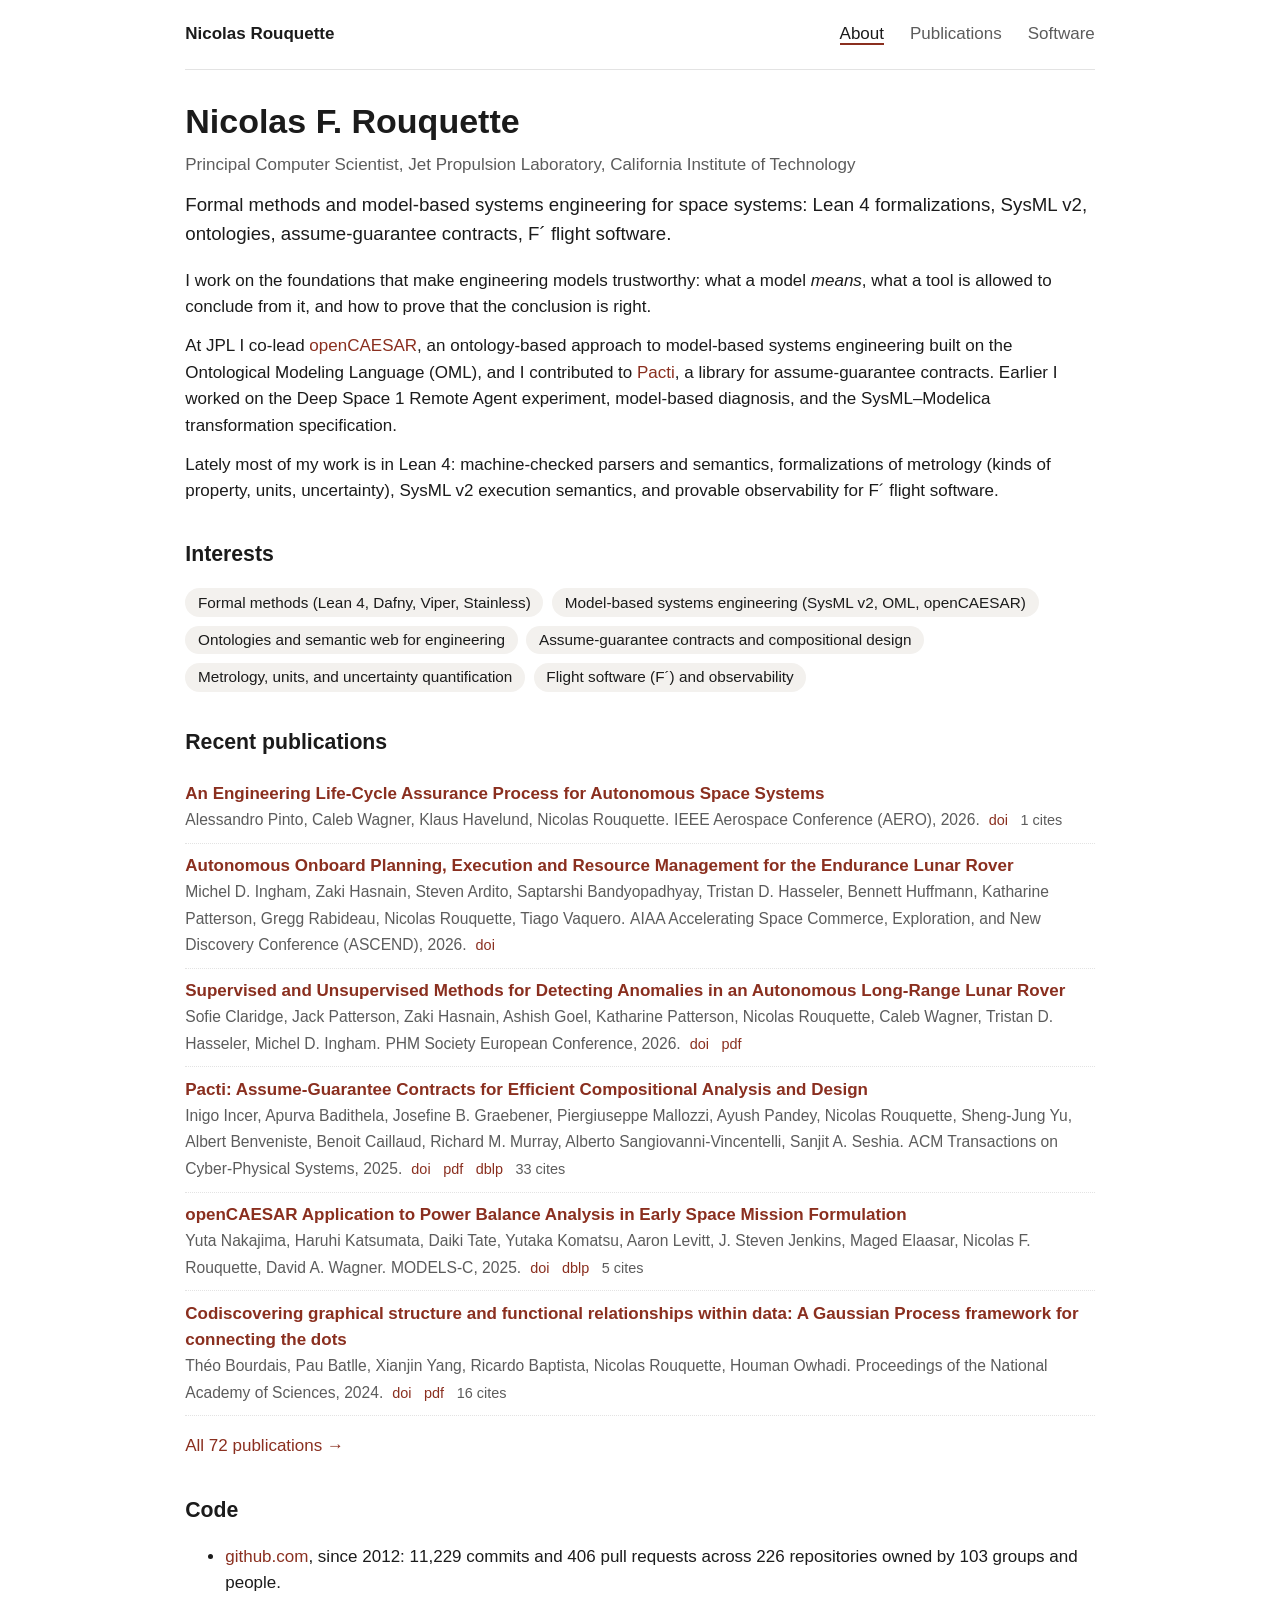
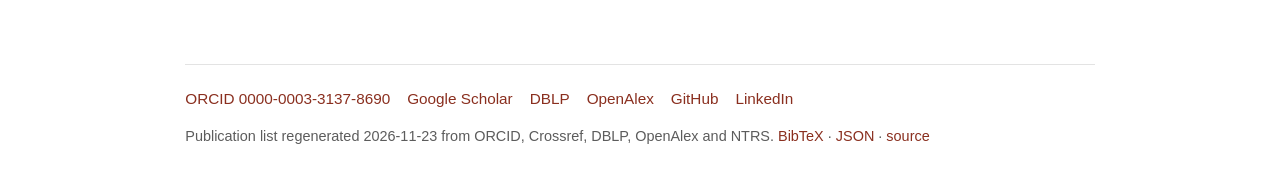
<file: index.html>
<!DOCTYPE html>
<html lang="en">
<head>
<meta charset="utf-8">
<meta name="viewport" content="width=device-width, initial-scale=1">
<title>Nicolas Rouquette</title>
<meta name="description" content="Formal methods and model-based systems engineering for space systems: Lean 4 formalizations, SysML v2, ontologies, assume-guarantee contracts, F´ flight software.">
<link rel="stylesheet" href="./static/style.css">
<link rel="alternate" type="application/x-bibtex" href="./publications.bib" title="BibTeX">
<link rel="me" href="https://orcid.org/0000-0003-3137-8690">
<link rel="me" href="https://github.com/NicolasRouquette">
<script type="application/ld+json">{
 "@context": "https://schema.org",
 "@type": "Person",
 "name": "Nicolas F. Rouquette",
 "jobTitle": "Principal Computer Scientist",
 "url": "https://nicolasrouquette.github.io",
 "affiliation": {
  "@type": "Organization",
  "name": "Jet Propulsion Laboratory, California Institute of Technology"
 },
 "sameAs": [
  "https://orcid.org/0000-0003-3137-8690",
  "https://scholar.google.com/citations?user=-KUbp7IAAAAJ",
  "https://dblp.org/pid/56/3476.html",
  "https://openalex.org/A5113483498",
  "https://github.com/NicolasRouquette",
  "https://www.linkedin.com/in/nicolas-rouquette-1a56aa/"
 ],
 "knowsAbout": [
  "Formal methods (Lean 4, Dafny, Viper, Stainless)",
  "Model-based systems engineering (SysML v2, OML, openCAESAR)",
  "Ontologies and semantic web for engineering",
  "Assume-guarantee contracts and compositional design",
  "Metrology, units, and uncertainty quantification",
  "Flight software (F\u00b4) and observability"
 ]
}</script>
</head>
<body>
<header>
  <a class="brand" href="./">Nicolas Rouquette</a>
  <nav>
    <a href="./" class="active">About</a>
    <a href="./publications/" >Publications</a>
    <a href="./software/" >Software</a>
    
  </nav>
</header>
<main>

<section class="hero">
  <h1>Nicolas F. Rouquette</h1>
  <p class="role">Principal Computer Scientist, Jet Propulsion Laboratory, California Institute of Technology</p>
  <p class="tagline">Formal methods and model-based systems engineering for space systems: Lean 4 formalizations, SysML v2, ontologies, assume-guarantee contracts, F´ flight software.</p>
</section>
<section class="prose">
<p>I work on the foundations that make engineering models trustworthy: what a model <em>means</em>, what a tool is allowed to conclude from it, and how to prove that the conclusion is right.</p>
<p>At JPL I co-lead <a href="https://www.opencaesar.io">openCAESAR</a>, an ontology-based approach to model-based systems engineering built on the Ontological Modeling Language (OML), and I contributed to <a href="https://www.pacti.org">Pacti</a>, a library for assume-guarantee contracts. Earlier I worked on the Deep Space 1 Remote Agent experiment, model-based diagnosis, and the SysML–Modelica transformation specification.</p>
<p>Lately most of my work is in Lean 4: machine-checked parsers and semantics, formalizations of metrology (kinds of property, units, uncertainty), SysML v2 execution semantics, and provable observability for F´ flight software.</p>
</section>
<section>
  <h2>Interests</h2>
  <ul class="tags"><li>Formal methods (Lean 4, Dafny, Viper, Stainless)</li><li>Model-based systems engineering (SysML v2, OML, openCAESAR)</li><li>Ontologies and semantic web for engineering</li><li>Assume-guarantee contracts and compositional design</li><li>Metrology, units, and uncertainty quantification</li><li>Flight software (F´) and observability</li></ul>
</section>
<section>
  <h2>Recent publications</h2>
  <ol class="pubs">
  <li class="pub" id="2026-an-engineering-life-cycle-assurance-process-for-autonomous-space-systems">
  <span class="title"><a href="https://doi.org/10.1109/aero66936.2026.11520157">An Engineering Life-Cycle Assurance Process for Autonomous Space Systems</a></span>
  <span class="authors">Alessandro Pinto, Caleb Wagner, Klaus Havelund, Nicolas Rouquette.</span>
  <span class="venue">IEEE Aerospace Conference (AERO), 2026.</span>
  <span class="links">
    <a href="https://doi.org/10.1109/aero66936.2026.11520157">doi</a>
    
    
    <span class="cites" title="citations (OpenAlex)">1 cites</span>
  </span>
</li><li class="pub" id="2026-autonomous-onboard-planning-execution-and-resource-management-for-the-endurance-">
  <span class="title"><a href="https://doi.org/10.2514/6.2026-3019">Autonomous Onboard Planning, Execution and Resource Management for the Endurance Lunar Rover</a></span>
  <span class="authors">Michel D. Ingham, Zaki Hasnain, Steven Ardito, Saptarshi Bandyopadhyay, Tristan D. Hasseler, Bennett Huffmann, Katharine Patterson, Gregg Rabideau, Nicolas Rouquette, Tiago Vaquero.</span>
  <span class="venue">AIAA Accelerating Space Commerce, Exploration, and New Discovery Conference (ASCEND), 2026.</span>
  <span class="links">
    <a href="https://doi.org/10.2514/6.2026-3019">doi</a>
    
    
    
  </span>
</li><li class="pub" id="2026-supervised-and-unsupervised-methods-for-detecting-anomalies-in-an-autonomous-lon">
  <span class="title"><a href="https://doi.org/10.36001/phme.2026.v9i1.4967">Supervised and Unsupervised Methods for Detecting Anomalies in an Autonomous Long-Range Lunar Rover</a></span>
  <span class="authors">Sofie Claridge, Jack Patterson, Zaki Hasnain, Ashish Goel, Katharine Patterson, Nicolas Rouquette, Caleb Wagner, Tristan D. Hasseler, Michel D. Ingham.</span>
  <span class="venue">PHM Society European Conference, 2026.</span>
  <span class="links">
    <a href="https://doi.org/10.36001/phme.2026.v9i1.4967">doi</a>
    <a href="https://papers.phmsociety.org/index.php/phme/article/download/4967/2894">pdf</a>
    
    
  </span>
</li><li class="pub" id="2025-pacti-assume-guarantee-contracts-for-efficient-compositional-analysis-and-design">
  <span class="title"><a href="https://doi.org/10.1145/3704736">Pacti: Assume-Guarantee Contracts for Efficient Compositional Analysis and Design</a></span>
  <span class="authors">Inigo Incer, Apurva Badithela, Josefine B. Graebener, Piergiuseppe Mallozzi, Ayush Pandey, Nicolas Rouquette, Sheng-Jung Yu, Albert Benveniste, Benoit Caillaud, Richard M. Murray, Alberto Sangiovanni-Vincentelli, Sanjit A. Seshia.</span>
  <span class="venue">ACM Transactions on Cyber-Physical Systems, 2025.</span>
  <span class="links">
    <a href="https://doi.org/10.1145/3704736">doi</a>
    <a href="https://arxiv.org/pdf/2303.17751">pdf</a>
    <a href="https://dblp.org/rec/journals/tcps/IncerBGMPRYBCMSS25.html">dblp</a>
    <span class="cites" title="citations (OpenAlex)">33 cites</span>
  </span>
</li><li class="pub" id="2025-opencaesar-application-to-power-balance-analysis-in-early-space-mission-formulat">
  <span class="title"><a href="https://doi.org/10.1109/models-c68889.2025.00111">openCAESAR Application to Power Balance Analysis in Early Space Mission Formulation</a></span>
  <span class="authors">Yuta Nakajima, Haruhi Katsumata, Daiki Tate, Yutaka Komatsu, Aaron Levitt, J. Steven Jenkins, Maged Elaasar, Nicolas F. Rouquette, David A. Wagner.</span>
  <span class="venue">MODELS-C, 2025.</span>
  <span class="links">
    <a href="https://doi.org/10.1109/models-c68889.2025.00111">doi</a>
    
    <a href="https://dblp.org/rec/conf/models/NakajimaKTKLJERW25.html">dblp</a>
    <span class="cites" title="citations (OpenAlex)">5 cites</span>
  </span>
</li><li class="pub" id="2024-codiscovering-graphical-structure-and-functional-relationships-within-data-a-gau">
  <span class="title"><a href="https://doi.org/10.1073/pnas.2403449121">Codiscovering graphical structure and functional relationships within data: A Gaussian Process framework for connecting the dots</a></span>
  <span class="authors">Théo Bourdais, Pau Batlle, Xianjin Yang, Ricardo Baptista, Nicolas Rouquette, Houman Owhadi.</span>
  <span class="venue">Proceedings of the National Academy of Sciences, 2024.</span>
  <span class="links">
    <a href="https://doi.org/10.1073/pnas.2403449121">doi</a>
    <a href="https://doi.org/10.1073/pnas.2403449121">pdf</a>
    
    <span class="cites" title="citations (OpenAlex)">16 cites</span>
  </span>
</li>
  </ol>
  <p><a href="./publications/">All 72 publications →</a></p>
</section>

<section>
  <h2>Code</h2>
  <ul>
    <li><a href="./software/#github-com">github.com</a>, since 2012: 11,229 commits and 406 pull requests across
     226 repositories owned by 103 groups and people.</li>
  </ul>
</section>


</main>
<footer>
  <ul class="ids">
    <li><a href="https://orcid.org/0000-0003-3137-8690">ORCID 0000-0003-3137-8690</a></li>
    <li><a href="https://scholar.google.com/citations?user=-KUbp7IAAAAJ">Google Scholar</a></li>
    <li><a href="https://dblp.org/pid/56/3476.html">DBLP</a></li>
    <li><a href="https://openalex.org/A5113483498">OpenAlex</a></li>
    <li><a href="https://github.com/NicolasRouquette">GitHub</a></li>
    <li><a href="https://www.linkedin.com/in/nicolas-rouquette-1a56aa/">LinkedIn</a></li>
  </ul>
  <p class="fine">Publication list regenerated 2026-11-23 from ORCID, Crossref, DBLP, OpenAlex and NTRS.
     <a href="./publications.bib">BibTeX</a> · <a href="./publications.json">JSON</a> ·
     <a href="">source</a></p>
</footer>
</body>
</html>
</file>
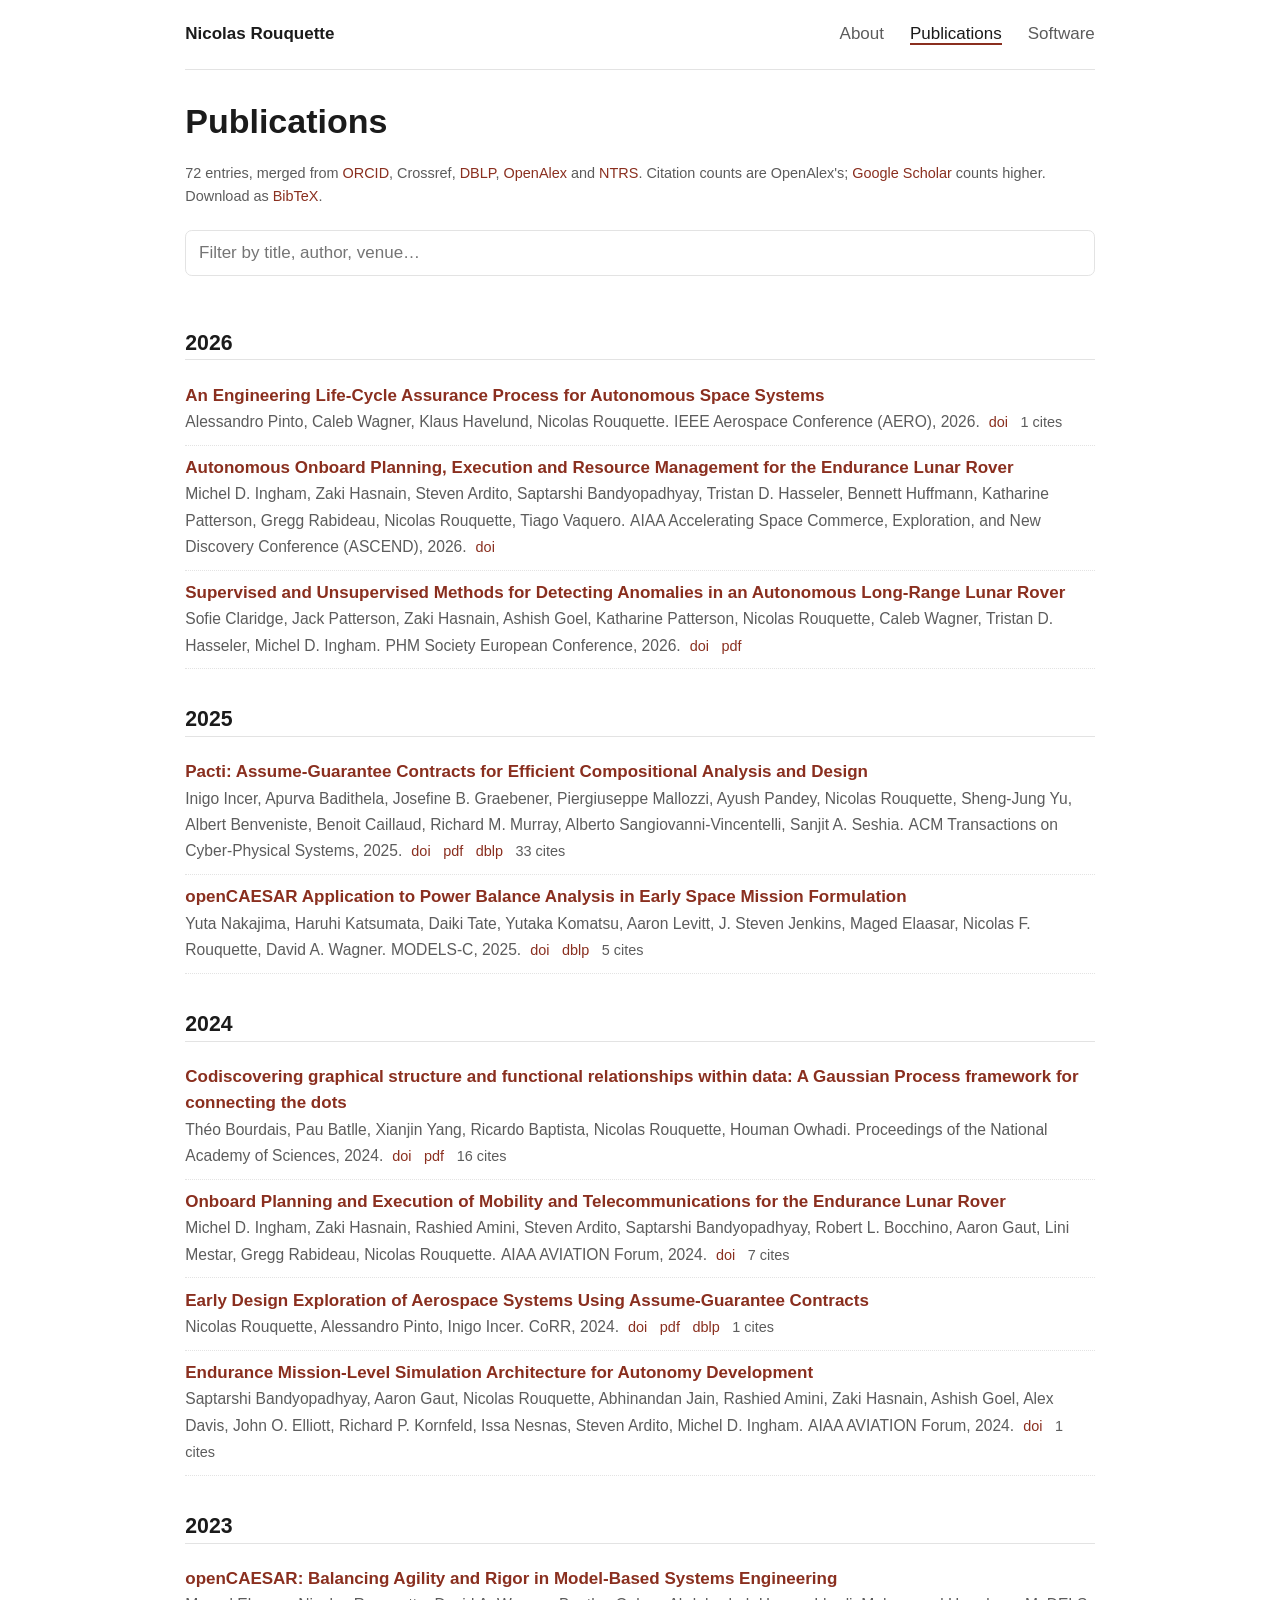
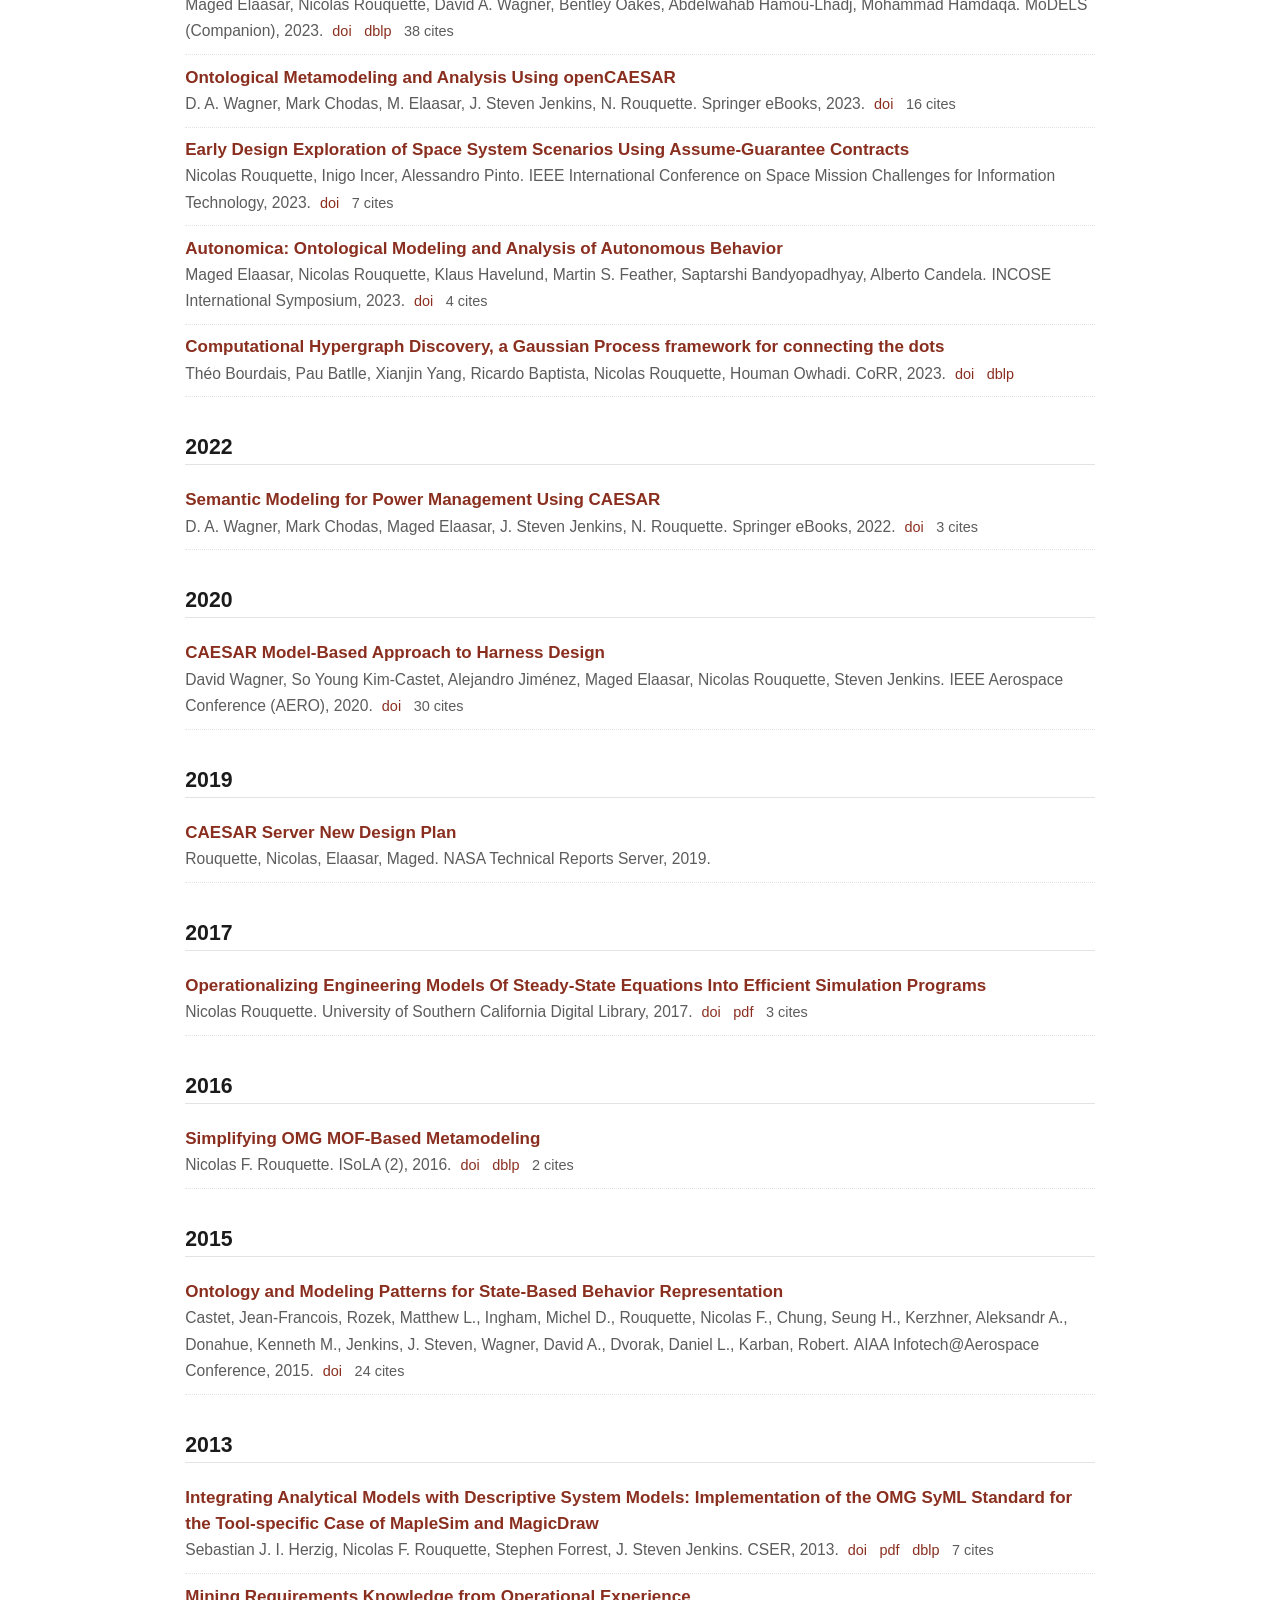
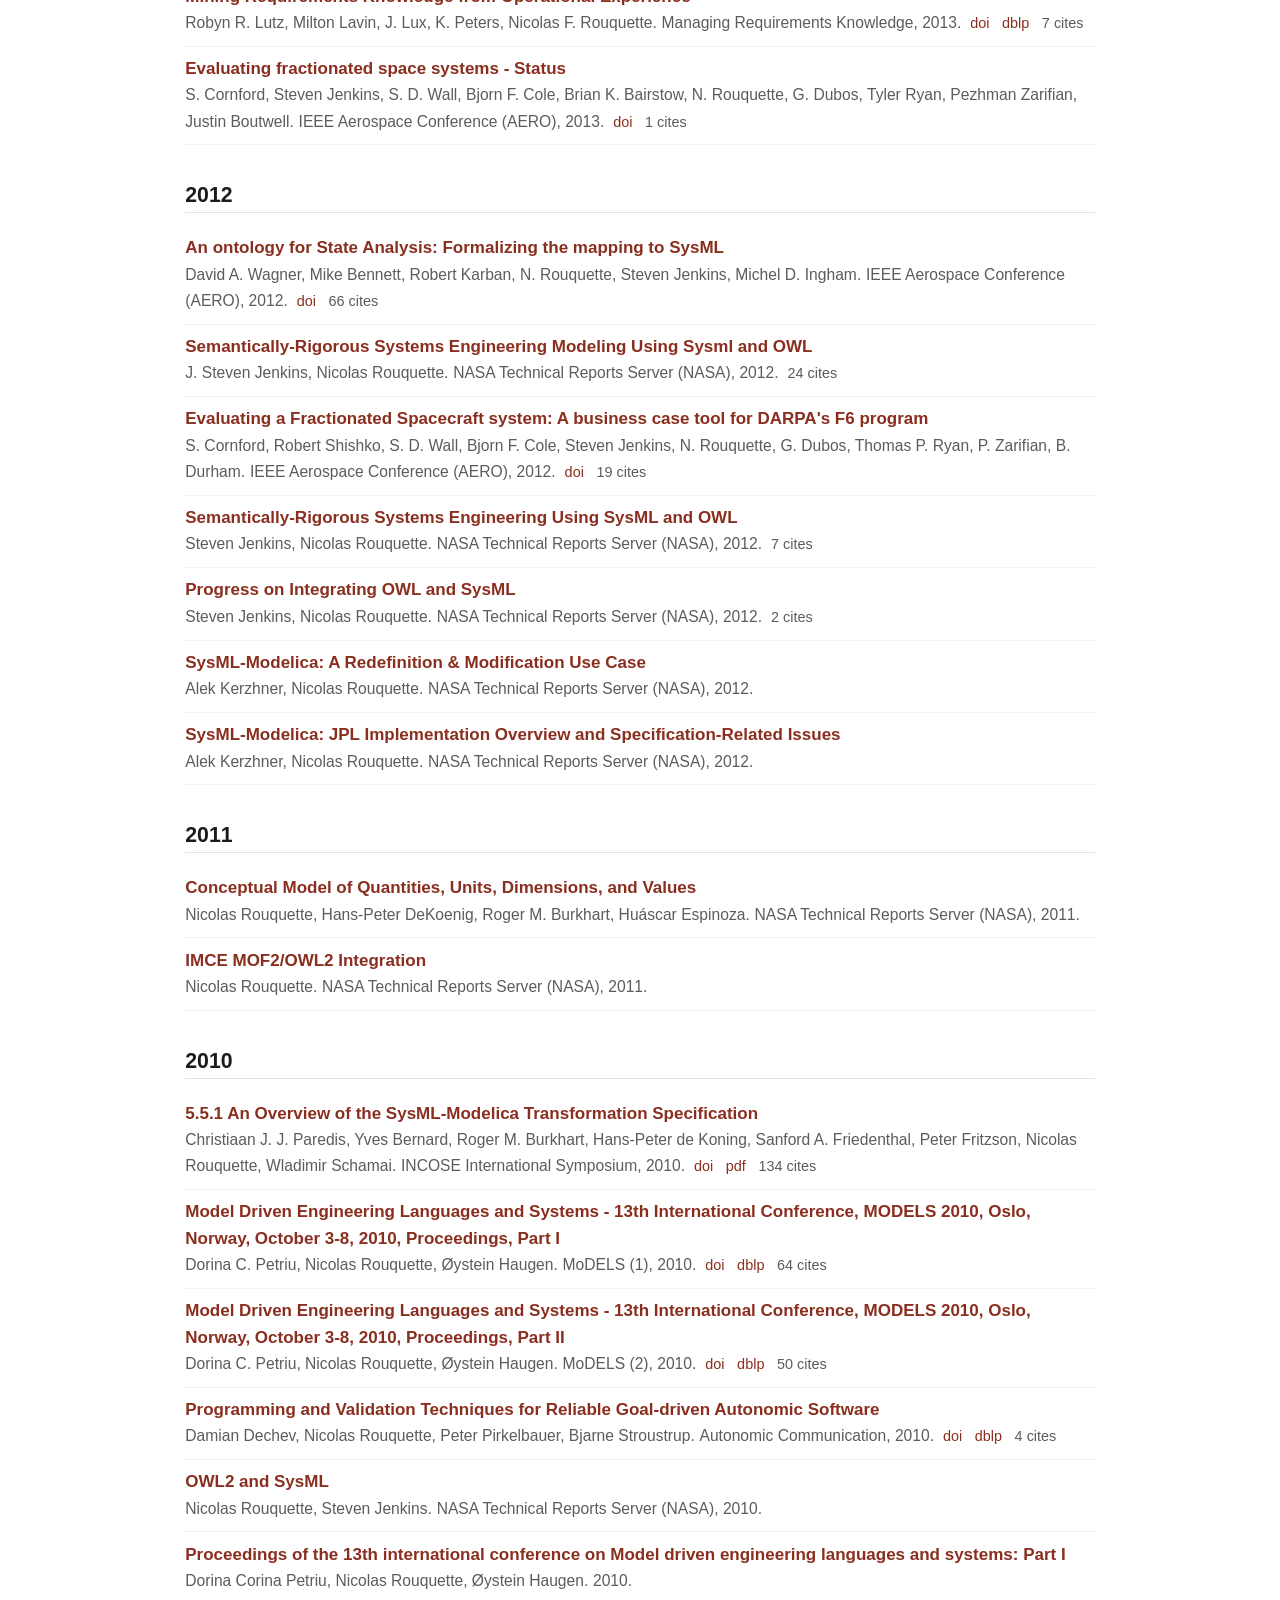
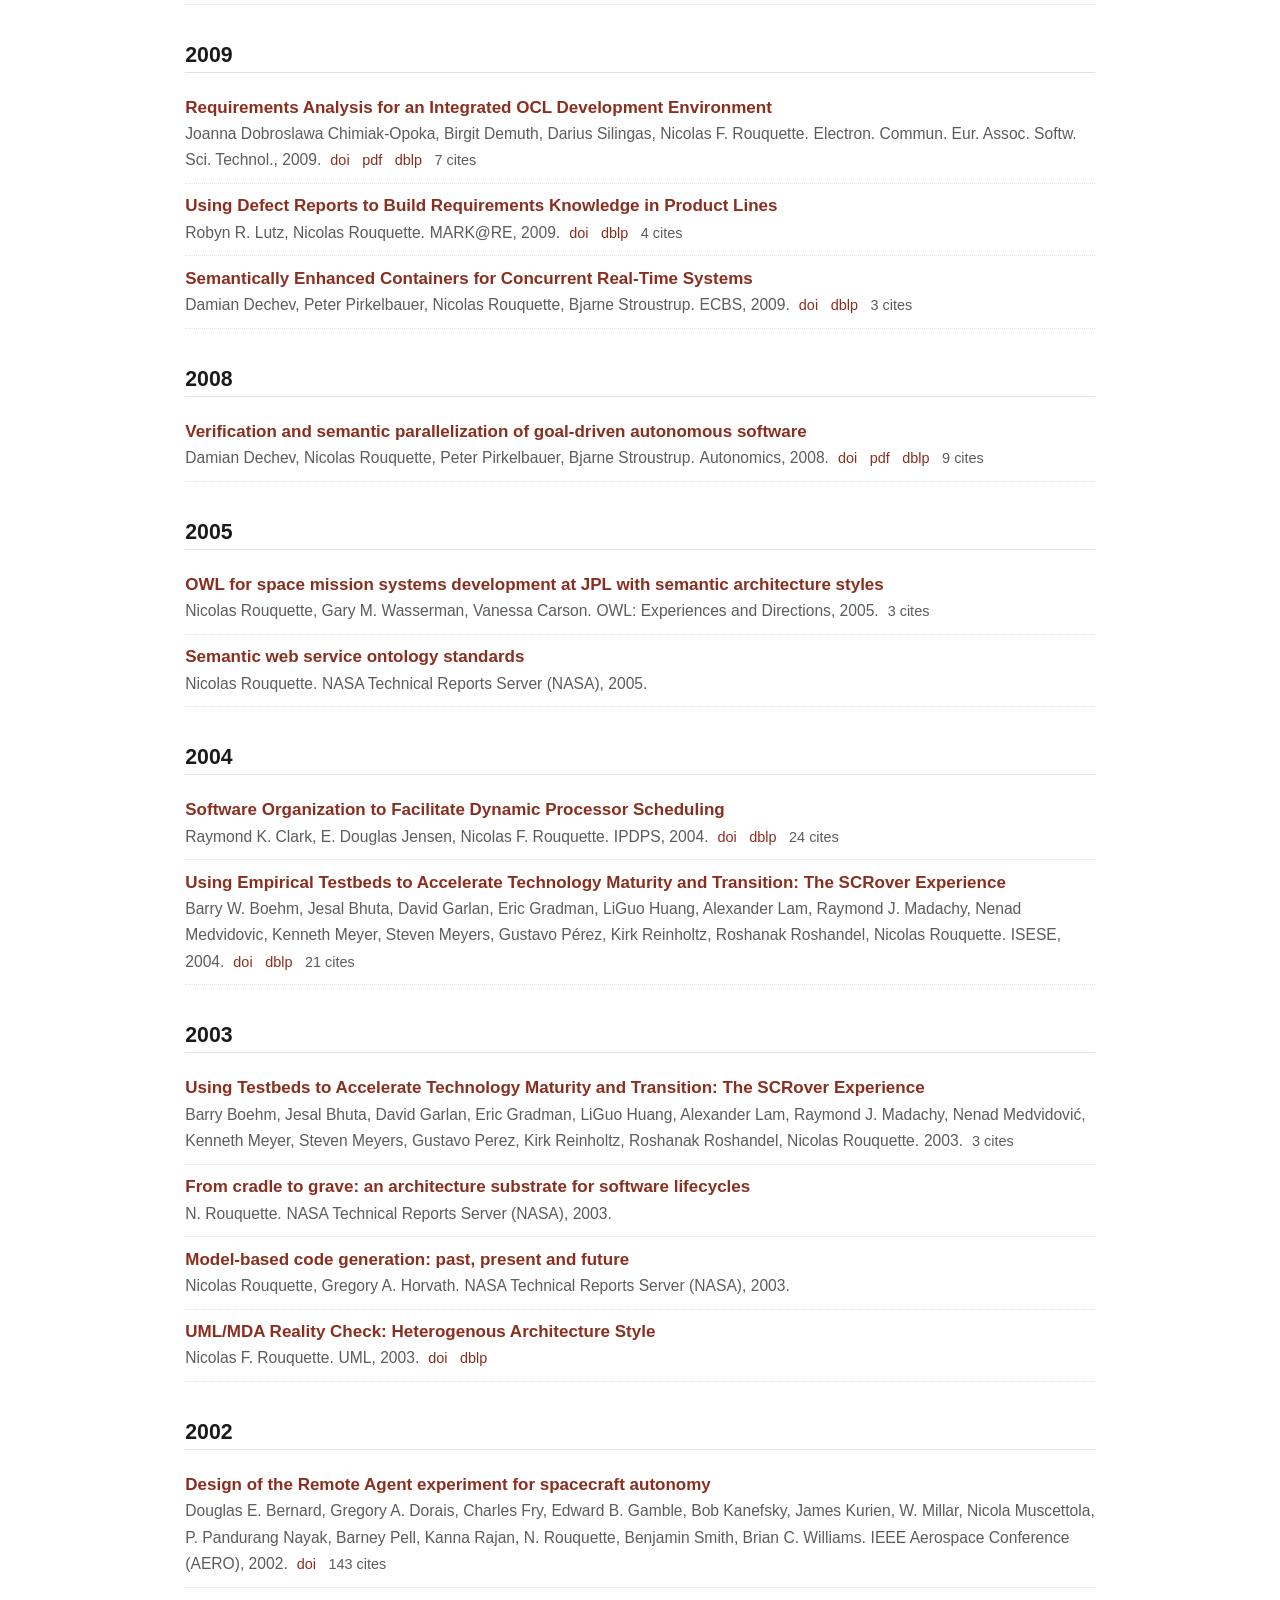
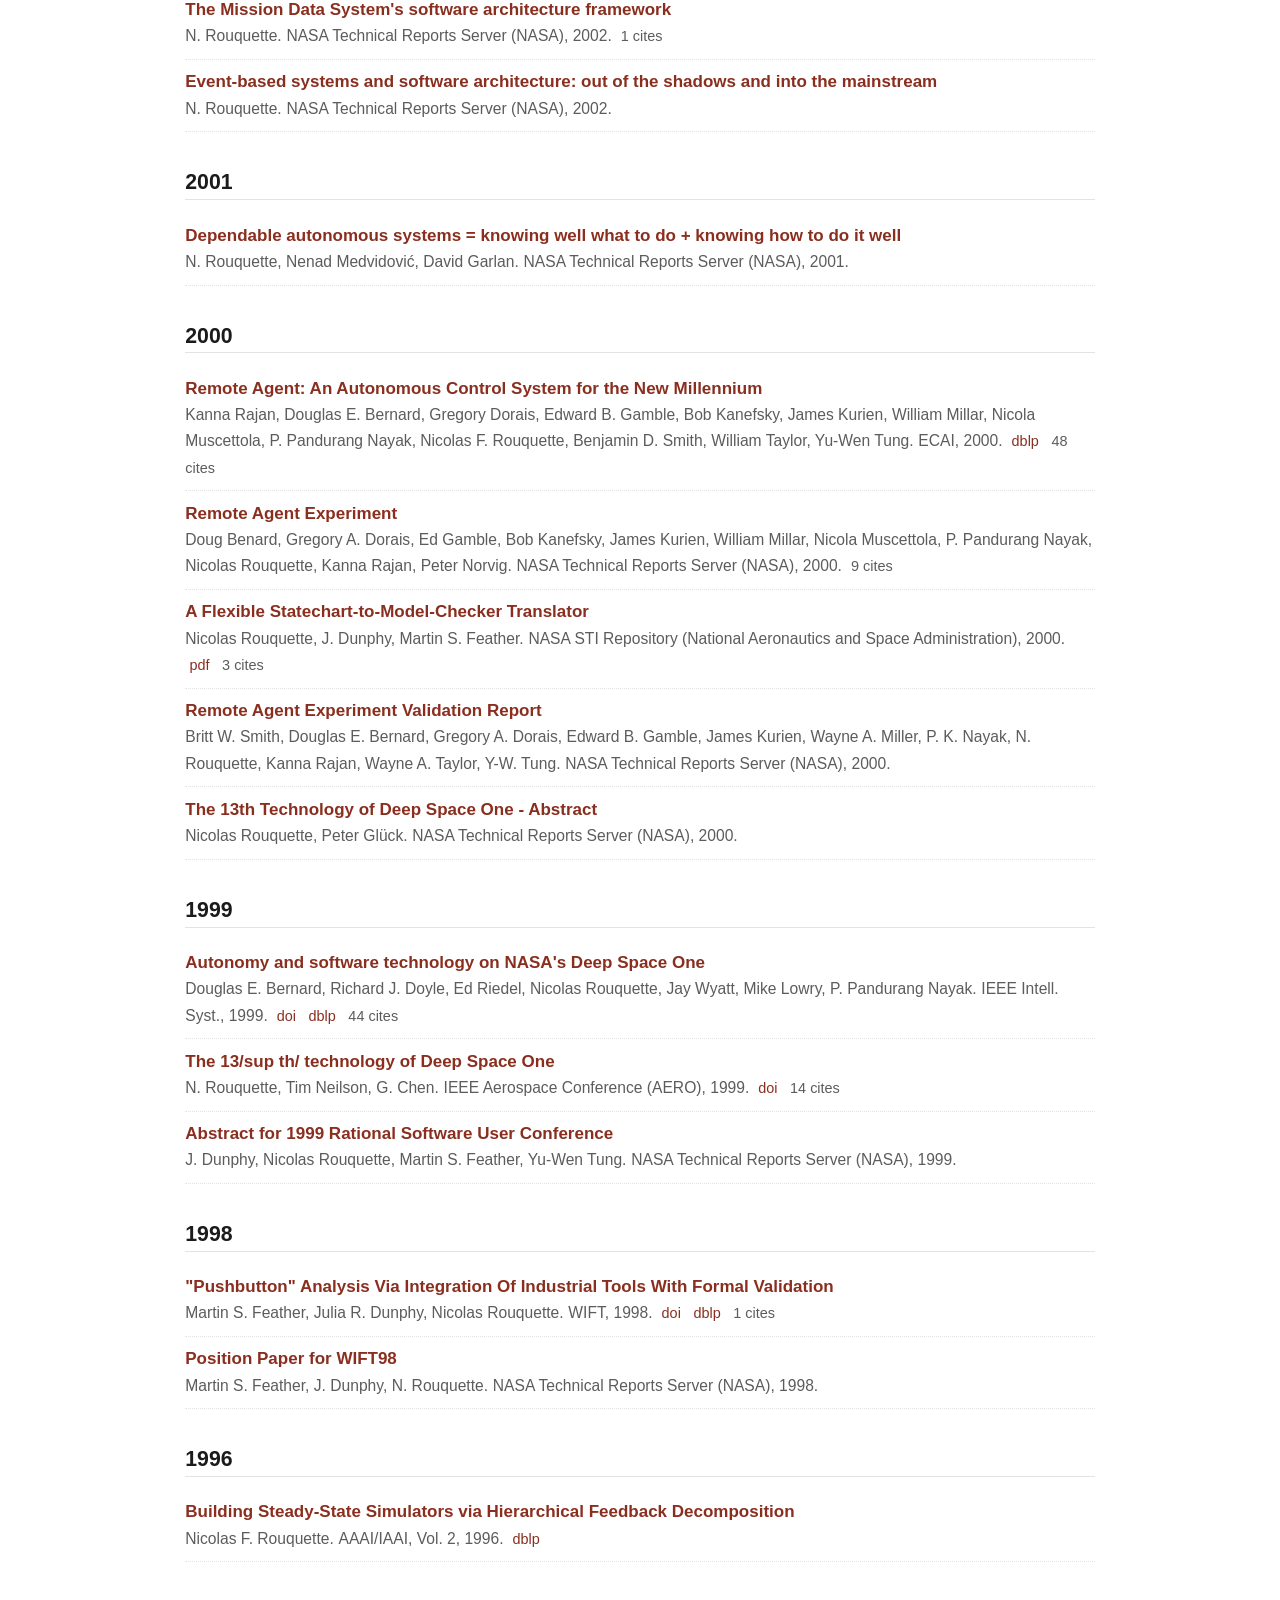
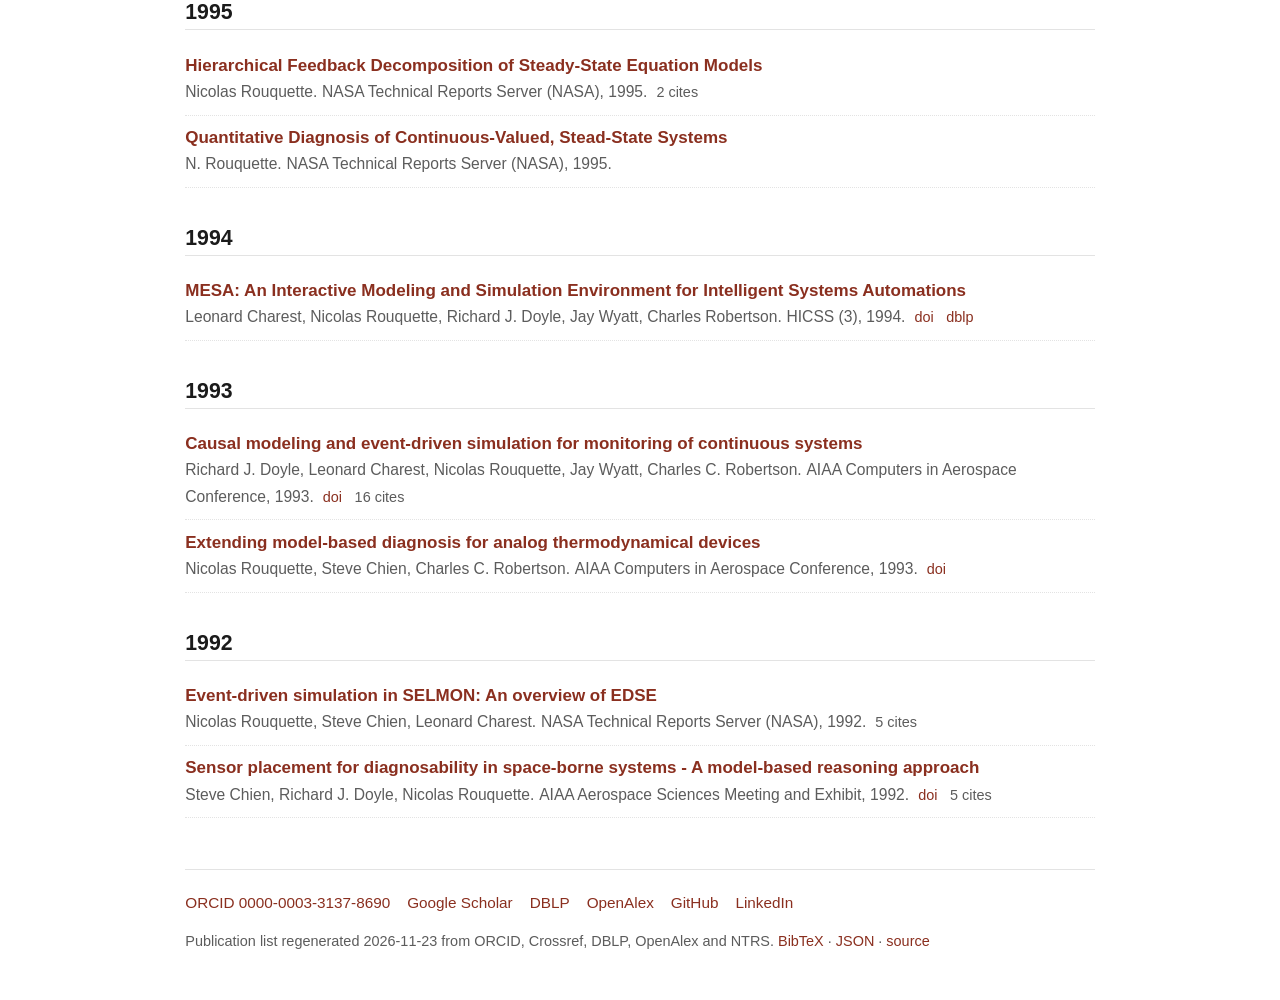
<file: publications/index.html>
<!DOCTYPE html>
<html lang="en">
<head>
<meta charset="utf-8">
<meta name="viewport" content="width=device-width, initial-scale=1">
<title>Publications · Nicolas Rouquette</title>
<meta name="description" content="Formal methods and model-based systems engineering for space systems: Lean 4 formalizations, SysML v2, ontologies, assume-guarantee contracts, F´ flight software.">
<link rel="stylesheet" href="../static/style.css">
<link rel="alternate" type="application/x-bibtex" href="../publications.bib" title="BibTeX">
<link rel="me" href="https://orcid.org/0000-0003-3137-8690">
<link rel="me" href="https://github.com/NicolasRouquette">
<script type="application/ld+json">{
 "@context": "https://schema.org",
 "@type": "Person",
 "name": "Nicolas F. Rouquette",
 "jobTitle": "Principal Computer Scientist",
 "url": "https://nicolasrouquette.github.io",
 "affiliation": {
  "@type": "Organization",
  "name": "Jet Propulsion Laboratory, California Institute of Technology"
 },
 "sameAs": [
  "https://orcid.org/0000-0003-3137-8690",
  "https://scholar.google.com/citations?user=-KUbp7IAAAAJ",
  "https://dblp.org/pid/56/3476.html",
  "https://openalex.org/A5113483498",
  "https://github.com/NicolasRouquette",
  "https://www.linkedin.com/in/nicolas-rouquette-1a56aa/"
 ],
 "knowsAbout": [
  "Formal methods (Lean 4, Dafny, Viper, Stainless)",
  "Model-based systems engineering (SysML v2, OML, openCAESAR)",
  "Ontologies and semantic web for engineering",
  "Assume-guarantee contracts and compositional design",
  "Metrology, units, and uncertainty quantification",
  "Flight software (F\u00b4) and observability"
 ]
}</script>
</head>
<body>
<header>
  <a class="brand" href="../">Nicolas Rouquette</a>
  <nav>
    <a href="../" >About</a>
    <a href="../publications/" class="active">Publications</a>
    <a href="../software/" >Software</a>
    
  </nav>
</header>
<main>

<h1>Publications</h1>
<p class="fine">72 entries, merged from <a href="https://orcid.org/0000-0003-3137-8690">ORCID</a>,
  Crossref, <a href="https://dblp.org/pid/56/3476.html">DBLP</a>, <a href="https://openalex.org/A5113483498">OpenAlex</a>
  and <a href="https://ntrs.nasa.gov/search?q=%22Rouquette%2C%20Nicolas%22">NTRS</a>.
  Citation counts are OpenAlex's; <a href="https://scholar.google.com/citations?user=-KUbp7IAAAAJ">Google Scholar</a> counts higher.
  Download as <a href="../publications.bib">BibTeX</a>.</p>
<input id="filter" type="search" placeholder="Filter by title, author, venue…" aria-label="Filter publications">

<h2 class="year">2026</h2>
<ol class="pubs">
<li class="pub" id="2026-an-engineering-life-cycle-assurance-process-for-autonomous-space-systems">
  <span class="title"><a href="https://doi.org/10.1109/aero66936.2026.11520157">An Engineering Life-Cycle Assurance Process for Autonomous Space Systems</a></span>
  <span class="authors">Alessandro Pinto, Caleb Wagner, Klaus Havelund, Nicolas Rouquette.</span>
  <span class="venue">IEEE Aerospace Conference (AERO), 2026.</span>
  <span class="links">
    <a href="https://doi.org/10.1109/aero66936.2026.11520157">doi</a>
    
    
    <span class="cites" title="citations (OpenAlex)">1 cites</span>
  </span>
</li><li class="pub" id="2026-autonomous-onboard-planning-execution-and-resource-management-for-the-endurance-">
  <span class="title"><a href="https://doi.org/10.2514/6.2026-3019">Autonomous Onboard Planning, Execution and Resource Management for the Endurance Lunar Rover</a></span>
  <span class="authors">Michel D. Ingham, Zaki Hasnain, Steven Ardito, Saptarshi Bandyopadhyay, Tristan D. Hasseler, Bennett Huffmann, Katharine Patterson, Gregg Rabideau, Nicolas Rouquette, Tiago Vaquero.</span>
  <span class="venue">AIAA Accelerating Space Commerce, Exploration, and New Discovery Conference (ASCEND), 2026.</span>
  <span class="links">
    <a href="https://doi.org/10.2514/6.2026-3019">doi</a>
    
    
    
  </span>
</li><li class="pub" id="2026-supervised-and-unsupervised-methods-for-detecting-anomalies-in-an-autonomous-lon">
  <span class="title"><a href="https://doi.org/10.36001/phme.2026.v9i1.4967">Supervised and Unsupervised Methods for Detecting Anomalies in an Autonomous Long-Range Lunar Rover</a></span>
  <span class="authors">Sofie Claridge, Jack Patterson, Zaki Hasnain, Ashish Goel, Katharine Patterson, Nicolas Rouquette, Caleb Wagner, Tristan D. Hasseler, Michel D. Ingham.</span>
  <span class="venue">PHM Society European Conference, 2026.</span>
  <span class="links">
    <a href="https://doi.org/10.36001/phme.2026.v9i1.4967">doi</a>
    <a href="https://papers.phmsociety.org/index.php/phme/article/download/4967/2894">pdf</a>
    
    
  </span>
</li>
</ol>

<h2 class="year">2025</h2>
<ol class="pubs">
<li class="pub" id="2025-pacti-assume-guarantee-contracts-for-efficient-compositional-analysis-and-design">
  <span class="title"><a href="https://doi.org/10.1145/3704736">Pacti: Assume-Guarantee Contracts for Efficient Compositional Analysis and Design</a></span>
  <span class="authors">Inigo Incer, Apurva Badithela, Josefine B. Graebener, Piergiuseppe Mallozzi, Ayush Pandey, Nicolas Rouquette, Sheng-Jung Yu, Albert Benveniste, Benoit Caillaud, Richard M. Murray, Alberto Sangiovanni-Vincentelli, Sanjit A. Seshia.</span>
  <span class="venue">ACM Transactions on Cyber-Physical Systems, 2025.</span>
  <span class="links">
    <a href="https://doi.org/10.1145/3704736">doi</a>
    <a href="https://arxiv.org/pdf/2303.17751">pdf</a>
    <a href="https://dblp.org/rec/journals/tcps/IncerBGMPRYBCMSS25.html">dblp</a>
    <span class="cites" title="citations (OpenAlex)">33 cites</span>
  </span>
</li><li class="pub" id="2025-opencaesar-application-to-power-balance-analysis-in-early-space-mission-formulat">
  <span class="title"><a href="https://doi.org/10.1109/models-c68889.2025.00111">openCAESAR Application to Power Balance Analysis in Early Space Mission Formulation</a></span>
  <span class="authors">Yuta Nakajima, Haruhi Katsumata, Daiki Tate, Yutaka Komatsu, Aaron Levitt, J. Steven Jenkins, Maged Elaasar, Nicolas F. Rouquette, David A. Wagner.</span>
  <span class="venue">MODELS-C, 2025.</span>
  <span class="links">
    <a href="https://doi.org/10.1109/models-c68889.2025.00111">doi</a>
    
    <a href="https://dblp.org/rec/conf/models/NakajimaKTKLJERW25.html">dblp</a>
    <span class="cites" title="citations (OpenAlex)">5 cites</span>
  </span>
</li>
</ol>

<h2 class="year">2024</h2>
<ol class="pubs">
<li class="pub" id="2024-codiscovering-graphical-structure-and-functional-relationships-within-data-a-gau">
  <span class="title"><a href="https://doi.org/10.1073/pnas.2403449121">Codiscovering graphical structure and functional relationships within data: A Gaussian Process framework for connecting the dots</a></span>
  <span class="authors">Théo Bourdais, Pau Batlle, Xianjin Yang, Ricardo Baptista, Nicolas Rouquette, Houman Owhadi.</span>
  <span class="venue">Proceedings of the National Academy of Sciences, 2024.</span>
  <span class="links">
    <a href="https://doi.org/10.1073/pnas.2403449121">doi</a>
    <a href="https://doi.org/10.1073/pnas.2403449121">pdf</a>
    
    <span class="cites" title="citations (OpenAlex)">16 cites</span>
  </span>
</li><li class="pub" id="2024-onboard-planning-and-execution-of-mobility-and-telecommunications-for-the-endura">
  <span class="title"><a href="https://doi.org/10.2514/6.2024-4889">Onboard Planning and Execution of Mobility and Telecommunications for the Endurance Lunar Rover</a></span>
  <span class="authors">Michel D. Ingham, Zaki Hasnain, Rashied Amini, Steven Ardito, Saptarshi Bandyopadhyay, Robert L. Bocchino, Aaron Gaut, Lini Mestar, Gregg Rabideau, Nicolas Rouquette.</span>
  <span class="venue">AIAA AVIATION Forum, 2024.</span>
  <span class="links">
    <a href="https://doi.org/10.2514/6.2024-4889">doi</a>
    
    
    <span class="cites" title="citations (OpenAlex)">7 cites</span>
  </span>
</li><li class="pub" id="2024-early-design-exploration-of-aerospace-systems-using-assume-guarantee-contracts">
  <span class="title"><a href="https://doi.org/10.48550/arxiv.2409.02218">Early Design Exploration of Aerospace Systems Using Assume-Guarantee Contracts</a></span>
  <span class="authors">Nicolas Rouquette, Alessandro Pinto, Inigo Incer.</span>
  <span class="venue">CoRR, 2024.</span>
  <span class="links">
    <a href="https://doi.org/10.48550/arxiv.2409.02218">doi</a>
    <a href="https://arxiv.org/pdf/2409.02218">pdf</a>
    <a href="https://dblp.org/rec/journals/corr/abs-2409-02218.html">dblp</a>
    <span class="cites" title="citations (OpenAlex)">1 cites</span>
  </span>
</li><li class="pub" id="2024-endurance-mission-level-simulation-architecture-for-autonomy-development">
  <span class="title"><a href="https://doi.org/10.2514/6.2024-4834">Endurance Mission-Level Simulation Architecture for Autonomy Development</a></span>
  <span class="authors">Saptarshi Bandyopadhyay, Aaron Gaut, Nicolas Rouquette, Abhinandan Jain, Rashied Amini, Zaki Hasnain, Ashish Goel, Alex Davis, John O. Elliott, Richard P. Kornfeld, Issa Nesnas, Steven Ardito, Michel D. Ingham.</span>
  <span class="venue">AIAA AVIATION Forum, 2024.</span>
  <span class="links">
    <a href="https://doi.org/10.2514/6.2024-4834">doi</a>
    
    
    <span class="cites" title="citations (OpenAlex)">1 cites</span>
  </span>
</li>
</ol>

<h2 class="year">2023</h2>
<ol class="pubs">
<li class="pub" id="2023-opencaesar-balancing-agility-and-rigor-in-model-based-systems-engineering">
  <span class="title"><a href="https://doi.org/10.1109/models-c59198.2023.00051">openCAESAR: Balancing Agility and Rigor in Model-Based Systems Engineering</a></span>
  <span class="authors">Maged Elaasar, Nicolas Rouquette, David A. Wagner, Bentley Oakes, Abdelwahab Hamou-Lhadj, Mohammad Hamdaqa.</span>
  <span class="venue">MoDELS (Companion), 2023.</span>
  <span class="links">
    <a href="https://doi.org/10.1109/models-c59198.2023.00051">doi</a>
    
    <a href="https://dblp.org/rec/conf/models/ElaasarRWOHH23.html">dblp</a>
    <span class="cites" title="citations (OpenAlex)">38 cites</span>
  </span>
</li><li class="pub" id="2023-ontological-metamodeling-and-analysis-using-opencaesar">
  <span class="title"><a href="https://doi.org/10.1007/978-3-030-93582-5_78">Ontological Metamodeling and Analysis Using openCAESAR</a></span>
  <span class="authors">D. A. Wagner, Mark Chodas, M. Elaasar, J. Steven Jenkins, N. Rouquette.</span>
  <span class="venue">Springer eBooks, 2023.</span>
  <span class="links">
    <a href="https://doi.org/10.1007/978-3-030-93582-5_78">doi</a>
    
    
    <span class="cites" title="citations (OpenAlex)">16 cites</span>
  </span>
</li><li class="pub" id="2023-early-design-exploration-of-space-system-scenarios-using-assume-guarantee-contra">
  <span class="title"><a href="https://doi.org/10.1109/smc-it56444.2023.00011">Early Design Exploration of Space System Scenarios Using Assume-Guarantee Contracts</a></span>
  <span class="authors">Nicolas Rouquette, Inigo Incer, Alessandro Pinto.</span>
  <span class="venue">IEEE International Conference on Space Mission Challenges for Information Technology, 2023.</span>
  <span class="links">
    <a href="https://doi.org/10.1109/smc-it56444.2023.00011">doi</a>
    
    
    <span class="cites" title="citations (OpenAlex)">7 cites</span>
  </span>
</li><li class="pub" id="2023-autonomica-ontological-modeling-and-analysis-of-autonomous-behavior">
  <span class="title"><a href="https://doi.org/10.1002/iis2.13099">Autonomica: Ontological Modeling and Analysis of Autonomous Behavior</a></span>
  <span class="authors">Maged Elaasar, Nicolas Rouquette, Klaus Havelund, Martin S. Feather, Saptarshi Bandyopadhyay, Alberto Candela.</span>
  <span class="venue">INCOSE International Symposium, 2023.</span>
  <span class="links">
    <a href="https://doi.org/10.1002/iis2.13099">doi</a>
    
    
    <span class="cites" title="citations (OpenAlex)">4 cites</span>
  </span>
</li><li class="pub" id="2023-computational-hypergraph-discovery-a-gaussian-process-framework-for-connecting-t">
  <span class="title"><a href="https://doi.org/10.48550/arxiv.2311.17007">Computational Hypergraph Discovery, a Gaussian Process framework for connecting the dots</a></span>
  <span class="authors">Théo Bourdais, Pau Batlle, Xianjin Yang, Ricardo Baptista, Nicolas Rouquette, Houman Owhadi.</span>
  <span class="venue">CoRR, 2023.</span>
  <span class="links">
    <a href="https://doi.org/10.48550/arxiv.2311.17007">doi</a>
    
    <a href="https://dblp.org/rec/journals/corr/abs-2311-17007.html">dblp</a>
    
  </span>
</li>
</ol>

<h2 class="year">2022</h2>
<ol class="pubs">
<li class="pub" id="2022-semantic-modeling-for-power-management-using-caesar">
  <span class="title"><a href="https://doi.org/10.1007/978-3-030-27486-3_81-1">Semantic Modeling for Power Management Using CAESAR</a></span>
  <span class="authors">D. A. Wagner, Mark Chodas, Maged Elaasar, J. Steven Jenkins, N. Rouquette.</span>
  <span class="venue">Springer eBooks, 2022.</span>
  <span class="links">
    <a href="https://doi.org/10.1007/978-3-030-27486-3_81-1">doi</a>
    
    
    <span class="cites" title="citations (OpenAlex)">3 cites</span>
  </span>
</li>
</ol>

<h2 class="year">2020</h2>
<ol class="pubs">
<li class="pub" id="2020-caesar-model-based-approach-to-harness-design">
  <span class="title"><a href="https://doi.org/10.1109/aero47225.2020.9172630">CAESAR Model-Based Approach to Harness Design</a></span>
  <span class="authors">David Wagner, So Young Kim-Castet, Alejandro Jiménez, Maged Elaasar, Nicolas Rouquette, Steven Jenkins.</span>
  <span class="venue">IEEE Aerospace Conference (AERO), 2020.</span>
  <span class="links">
    <a href="https://doi.org/10.1109/aero47225.2020.9172630">doi</a>
    
    
    <span class="cites" title="citations (OpenAlex)">30 cites</span>
  </span>
</li>
</ol>

<h2 class="year">2019</h2>
<ol class="pubs">
<li class="pub" id="2019-caesar-server-new-design-plan">
  <span class="title"><a href="https://ntrs.nasa.gov/citations/20210012468">CAESAR Server New Design Plan</a></span>
  <span class="authors">Rouquette, Nicolas, Elaasar, Maged.</span>
  <span class="venue">NASA Technical Reports Server, 2019.</span>
  <span class="links">
    
    
    
    
  </span>
</li>
</ol>

<h2 class="year">2017</h2>
<ol class="pubs">
<li class="pub" id="2017-operationalizing-engineering-models-of-steady-state-equations-into-efficient-sim">
  <span class="title"><a href="https://doi.org/10.25549/usctheses-c20-607441">Operationalizing Engineering Models Of Steady-State Equations Into Efficient Simulation Programs</a></span>
  <span class="authors">Nicolas Rouquette.</span>
  <span class="venue">University of Southern California Digital Library, 2017.</span>
  <span class="links">
    <a href="https://doi.org/10.25549/usctheses-c20-607441">doi</a>
    <a href="https://doi.org/10.25549/usctheses-c20-607441">pdf</a>
    
    <span class="cites" title="citations (OpenAlex)">3 cites</span>
  </span>
</li>
</ol>

<h2 class="year">2016</h2>
<ol class="pubs">
<li class="pub" id="2016-simplifying-omg-mof-based-metamodeling">
  <span class="title"><a href="https://doi.org/10.1007/978-3-319-47169-3_8">Simplifying OMG MOF-Based Metamodeling</a></span>
  <span class="authors">Nicolas F. Rouquette.</span>
  <span class="venue">ISoLA (2), 2016.</span>
  <span class="links">
    <a href="https://doi.org/10.1007/978-3-319-47169-3_8">doi</a>
    
    <a href="https://dblp.org/rec/conf/isola/Rouquette16.html">dblp</a>
    <span class="cites" title="citations (OpenAlex)">2 cites</span>
  </span>
</li>
</ol>

<h2 class="year">2015</h2>
<ol class="pubs">
<li class="pub" id="2015-ontology-and-modeling-patterns-for-state-based-behavior-representation">
  <span class="title"><a href="https://doi.org/10.2514/6.2015-1115">Ontology and Modeling Patterns for State-Based Behavior Representation</a></span>
  <span class="authors">Castet, Jean-Francois, Rozek, Matthew L., Ingham, Michel D., Rouquette, Nicolas F., Chung, Seung H., Kerzhner, Aleksandr A., Donahue, Kenneth M., Jenkins, J. Steven, Wagner, David A., Dvorak, Daniel L., Karban, Robert.</span>
  <span class="venue">AIAA Infotech@Aerospace Conference, 2015.</span>
  <span class="links">
    <a href="https://doi.org/10.2514/6.2015-1115">doi</a>
    
    
    <span class="cites" title="citations (OpenAlex)">24 cites</span>
  </span>
</li>
</ol>

<h2 class="year">2013</h2>
<ol class="pubs">
<li class="pub" id="2013-integrating-analytical-models-with-descriptive-system-models-implementation-of-t">
  <span class="title"><a href="https://doi.org/10.1016/j.procs.2013.01.013">Integrating Analytical Models with Descriptive System Models: Implementation of the OMG SyML Standard for the Tool-specific Case of MapleSim and MagicDraw</a></span>
  <span class="authors">Sebastian J. I. Herzig, Nicolas F. Rouquette, Stephen Forrest, J. Steven Jenkins.</span>
  <span class="venue">CSER, 2013.</span>
  <span class="links">
    <a href="https://doi.org/10.1016/j.procs.2013.01.013">doi</a>
    <a href="https://www.sciencedirect.com/science/article/pii/S1877050913000148/pdf">pdf</a>
    <a href="https://dblp.org/rec/journals/procedia/HerzigRFJ13.html">dblp</a>
    <span class="cites" title="citations (OpenAlex)">7 cites</span>
  </span>
</li><li class="pub" id="2013-mining-requirements-knowledge-from-operational-experience">
  <span class="title"><a href="https://doi.org/10.1007/978-3-642-34419-0_3">Mining Requirements Knowledge from Operational Experience</a></span>
  <span class="authors">Robyn R. Lutz, Milton Lavin, J. Lux, K. Peters, Nicolas F. Rouquette.</span>
  <span class="venue">Managing Requirements Knowledge, 2013.</span>
  <span class="links">
    <a href="https://doi.org/10.1007/978-3-642-34419-0_3">doi</a>
    
    <a href="https://dblp.org/rec/books/sp/13/LutzLLPR13.html">dblp</a>
    <span class="cites" title="citations (OpenAlex)">7 cites</span>
  </span>
</li><li class="pub" id="2013-evaluating-fractionated-space-systems-status">
  <span class="title"><a href="https://doi.org/10.1109/aero.2013.6496979">Evaluating fractionated space systems - Status</a></span>
  <span class="authors">S. Cornford, Steven Jenkins, S. D. Wall, Bjorn F. Cole, Brian K. Bairstow, N. Rouquette, G. Dubos, Tyler Ryan, Pezhman Zarifian, Justin Boutwell.</span>
  <span class="venue">IEEE Aerospace Conference (AERO), 2013.</span>
  <span class="links">
    <a href="https://doi.org/10.1109/aero.2013.6496979">doi</a>
    
    
    <span class="cites" title="citations (OpenAlex)">1 cites</span>
  </span>
</li>
</ol>

<h2 class="year">2012</h2>
<ol class="pubs">
<li class="pub" id="2012-an-ontology-for-state-analysis-formalizing-the-mapping-to-sysml">
  <span class="title"><a href="https://doi.org/10.1109/aero.2012.6187335">An ontology for State Analysis: Formalizing the mapping to SysML</a></span>
  <span class="authors">David A. Wagner, Mike Bennett, Robert Karban, N. Rouquette, Steven Jenkins, Michel D. Ingham.</span>
  <span class="venue">IEEE Aerospace Conference (AERO), 2012.</span>
  <span class="links">
    <a href="https://doi.org/10.1109/aero.2012.6187335">doi</a>
    
    
    <span class="cites" title="citations (OpenAlex)">66 cites</span>
  </span>
</li><li class="pub" id="2012-semantically-rigorous-systems-engineering-modeling-using-sysml-and-owl">
  <span class="title"><a href="https://ntrs.nasa.gov/search.jsp?R=20150005663">Semantically-Rigorous Systems Engineering Modeling Using Sysml and OWL</a></span>
  <span class="authors">J. Steven Jenkins, Nicolas Rouquette.</span>
  <span class="venue">NASA Technical Reports Server (NASA), 2012.</span>
  <span class="links">
    
    
    
    <span class="cites" title="citations (OpenAlex)">24 cites</span>
  </span>
</li><li class="pub" id="2012-evaluating-a-fractionated-spacecraft-system-a-business-case-tool-for-darpa-s-f6-">
  <span class="title"><a href="https://doi.org/10.1109/aero.2012.6187435">Evaluating a Fractionated Spacecraft system: A business case tool for DARPA&#39;s F6 program</a></span>
  <span class="authors">S. Cornford, Robert Shishko, S. D. Wall, Bjorn F. Cole, Steven Jenkins, N. Rouquette, G. Dubos, Thomas P. Ryan, P. Zarifian, B. Durham.</span>
  <span class="venue">IEEE Aerospace Conference (AERO), 2012.</span>
  <span class="links">
    <a href="https://doi.org/10.1109/aero.2012.6187435">doi</a>
    
    
    <span class="cites" title="citations (OpenAlex)">19 cites</span>
  </span>
</li><li class="pub" id="2012-semantically-rigorous-systems-engineering-using-sysml-and-owl">
  <span class="title"><a href="https://ntrs.nasa.gov/search.jsp?R=20150005668">Semantically-Rigorous Systems Engineering Using SysML and OWL</a></span>
  <span class="authors">Steven Jenkins, Nicolas Rouquette.</span>
  <span class="venue">NASA Technical Reports Server (NASA), 2012.</span>
  <span class="links">
    
    
    
    <span class="cites" title="citations (OpenAlex)">7 cites</span>
  </span>
</li><li class="pub" id="2012-progress-on-integrating-owl-and-sysml">
  <span class="title"><a href="https://ntrs.nasa.gov/search.jsp?R=20140002119">Progress on Integrating OWL and SysML</a></span>
  <span class="authors">Steven Jenkins, Nicolas Rouquette.</span>
  <span class="venue">NASA Technical Reports Server (NASA), 2012.</span>
  <span class="links">
    
    
    
    <span class="cites" title="citations (OpenAlex)">2 cites</span>
  </span>
</li><li class="pub" id="2012-sysml-modelica-a-redefinition-modification-use-case">
  <span class="title"><a href="https://ntrs.nasa.gov/search.jsp?R=20150004704">SysML-Modelica: A Redefinition &amp; Modification Use Case</a></span>
  <span class="authors">Alek Kerzhner, Nicolas Rouquette.</span>
  <span class="venue">NASA Technical Reports Server (NASA), 2012.</span>
  <span class="links">
    
    
    
    
  </span>
</li><li class="pub" id="2012-sysml-modelica-jpl-implementation-overview-and-specification-related-issues">
  <span class="title"><a href="https://ntrs.nasa.gov/search.jsp?R=20150004706">SysML-Modelica: JPL Implementation Overview and Specification-Related Issues</a></span>
  <span class="authors">Alek Kerzhner, Nicolas Rouquette.</span>
  <span class="venue">NASA Technical Reports Server (NASA), 2012.</span>
  <span class="links">
    
    
    
    
  </span>
</li>
</ol>

<h2 class="year">2011</h2>
<ol class="pubs">
<li class="pub" id="2011-conceptual-model-of-quantities-units-dimensions-and-values">
  <span class="title"><a href="https://ntrs.nasa.gov/api/citations/20120000470/downloads/20120000470.pdf">Conceptual Model of Quantities, Units, Dimensions, and Values</a></span>
  <span class="authors">Nicolas Rouquette, Hans-Peter DeKoenig, Roger M. Burkhart, Huáscar Espinoza.</span>
  <span class="venue">NASA Technical Reports Server (NASA), 2011.</span>
  <span class="links">
    
    
    
    
  </span>
</li><li class="pub" id="2011-imce-mof2-owl2-integration">
  <span class="title"><a href="https://ntrs.nasa.gov/search.jsp?R=20150005723">IMCE MOF2/OWL2 Integration</a></span>
  <span class="authors">Nicolas Rouquette.</span>
  <span class="venue">NASA Technical Reports Server (NASA), 2011.</span>
  <span class="links">
    
    
    
    
  </span>
</li>
</ol>

<h2 class="year">2010</h2>
<ol class="pubs">
<li class="pub" id="2010-5-5-1-an-overview-of-the-sysml-modelica-transformation-specification">
  <span class="title"><a href="https://doi.org/10.1002/j.2334-5837.2010.tb01099.x">5.5.1 An Overview of the SysML‐Modelica Transformation Specification</a></span>
  <span class="authors">Christiaan J. J. Paredis, Yves Bernard, Roger M. Burkhart, Hans‐Peter de Koning, Sanford A. Friedenthal, Peter Fritzson, Nicolas Rouquette, Wladimir Schamai.</span>
  <span class="venue">INCOSE International Symposium, 2010.</span>
  <span class="links">
    <a href="https://doi.org/10.1002/j.2334-5837.2010.tb01099.x">doi</a>
    <a href="http://urn.kb.se/resolve?urn=urn:nbn:se:liu:diva-110236">pdf</a>
    
    <span class="cites" title="citations (OpenAlex)">134 cites</span>
  </span>
</li><li class="pub" id="2010-model-driven-engineering-languages-and-systems-13th-international-conference-mod">
  <span class="title"><a href="https://doi.org/10.1007/978-3-642-16145-2">Model Driven Engineering Languages and Systems - 13th International Conference, MODELS 2010, Oslo, Norway, October 3-8, 2010, Proceedings, Part I</a></span>
  <span class="authors">Dorina C. Petriu, Nicolas Rouquette, Øystein Haugen.</span>
  <span class="venue">MoDELS (1), 2010.</span>
  <span class="links">
    <a href="https://doi.org/10.1007/978-3-642-16145-2">doi</a>
    
    <a href="https://dblp.org/rec/conf/models/2010-1.html">dblp</a>
    <span class="cites" title="citations (OpenAlex)">64 cites</span>
  </span>
</li><li class="pub" id="2010-model-driven-engineering-languages-and-systems-13th-international-conference-mod-x">
  <span class="title"><a href="https://doi.org/10.1007/978-3-642-16129-2">Model Driven Engineering Languages and Systems - 13th International Conference, MODELS 2010, Oslo, Norway, October 3-8, 2010, Proceedings, Part II</a></span>
  <span class="authors">Dorina C. Petriu, Nicolas Rouquette, Øystein Haugen.</span>
  <span class="venue">MoDELS (2), 2010.</span>
  <span class="links">
    <a href="https://doi.org/10.1007/978-3-642-16129-2">doi</a>
    
    <a href="https://dblp.org/rec/conf/models/2010-2.html">dblp</a>
    <span class="cites" title="citations (OpenAlex)">50 cites</span>
  </span>
</li><li class="pub" id="2010-programming-and-validation-techniques-for-reliable-goal-driven-autonomic-softwar">
  <span class="title"><a href="https://doi.org/10.1007/978-0-387-09753-4_9">Programming and Validation Techniques for Reliable Goal-driven Autonomic Software</a></span>
  <span class="authors">Damian Dechev, Nicolas Rouquette, Peter Pirkelbauer, Bjarne Stroustrup.</span>
  <span class="venue">Autonomic Communication, 2010.</span>
  <span class="links">
    <a href="https://doi.org/10.1007/978-0-387-09753-4_9">doi</a>
    
    <a href="https://dblp.org/rec/books/daglib/p/DechevRPS10.html">dblp</a>
    <span class="cites" title="citations (OpenAlex)">4 cites</span>
  </span>
</li><li class="pub" id="2010-owl2-and-sysml">
  <span class="title"><a href="https://ntrs.nasa.gov/search.jsp?R=20150008941">OWL2 and SysML</a></span>
  <span class="authors">Nicolas Rouquette, Steven Jenkins.</span>
  <span class="venue">NASA Technical Reports Server (NASA), 2010.</span>
  <span class="links">
    
    
    
    
  </span>
</li><li class="pub" id="2010-proceedings-of-the-13th-international-conference-on-model-driven-engineering-lan">
  <span class="title"><a href="https://dl.acm.org/action/showBook?doi=10.5555%2F1926458">Proceedings of the 13th international conference on Model driven engineering languages and systems: Part I</a></span>
  <span class="authors">Dorina Corina Petriu, Nicolas Rouquette, Øystein Haugen.</span>
  <span class="venue">2010.</span>
  <span class="links">
    
    
    
    
  </span>
</li>
</ol>

<h2 class="year">2009</h2>
<ol class="pubs">
<li class="pub" id="2009-requirements-analysis-for-an-integrated-ocl-development-environment">
  <span class="title"><a href="https://doi.org/10.14279/tuj.eceasst.24.327">Requirements Analysis for an Integrated OCL Development Environment</a></span>
  <span class="authors">Joanna Dobroslawa Chimiak-Opoka, Birgit Demuth, Darius Silingas, Nicolas F. Rouquette.</span>
  <span class="venue">Electron. Commun. Eur. Assoc. Softw. Sci. Technol., 2009.</span>
  <span class="links">
    <a href="https://doi.org/10.14279/tuj.eceasst.24.327">doi</a>
    <a href="https://doi.org/10.14279/tuj.eceasst.24.327">pdf</a>
    <a href="https://dblp.org/rec/journals/eceasst/Chimiak-OpokaDSR09.html">dblp</a>
    <span class="cites" title="citations (OpenAlex)">7 cites</span>
  </span>
</li><li class="pub" id="2009-using-defect-reports-to-build-requirements-knowledge-in-product-lines">
  <span class="title"><a href="https://doi.org/10.1109/mark.2009.13">Using Defect Reports to Build Requirements Knowledge in Product Lines</a></span>
  <span class="authors">Robyn R. Lutz, Nicolas Rouquette.</span>
  <span class="venue">MARK@RE, 2009.</span>
  <span class="links">
    <a href="https://doi.org/10.1109/mark.2009.13">doi</a>
    
    <a href="https://dblp.org/rec/conf/re/LutzR09.html">dblp</a>
    <span class="cites" title="citations (OpenAlex)">4 cites</span>
  </span>
</li><li class="pub" id="2009-semantically-enhanced-containers-for-concurrent-real-time-systems">
  <span class="title"><a href="https://doi.org/10.1109/ecbs.2009.12">Semantically Enhanced Containers for Concurrent Real-Time Systems</a></span>
  <span class="authors">Damian Dechev, Peter Pirkelbauer, Nicolas Rouquette, Bjarne Stroustrup.</span>
  <span class="venue">ECBS, 2009.</span>
  <span class="links">
    <a href="https://doi.org/10.1109/ecbs.2009.12">doi</a>
    
    <a href="https://dblp.org/rec/conf/ecbs/DechevPRS09.html">dblp</a>
    <span class="cites" title="citations (OpenAlex)">3 cites</span>
  </span>
</li>
</ol>

<h2 class="year">2008</h2>
<ol class="pubs">
<li class="pub" id="2008-verification-and-semantic-parallelization-of-goal-driven-autonomous-software">
  <span class="title"><a href="https://doi.org/10.4108/icst.autonomics2008.4354">Verification and semantic parallelization of goal-driven autonomous software</a></span>
  <span class="authors">Damian Dechev, Nicolas Rouquette, Peter Pirkelbauer, Bjarne Stroustrup.</span>
  <span class="venue">Autonomics, 2008.</span>
  <span class="links">
    <a href="https://doi.org/10.4108/icst.autonomics2008.4354">doi</a>
    <a href="http://eudl.eu/pdf/10.4108/ICST.AUTONOMICS2008.4354">pdf</a>
    <a href="https://dblp.org/rec/conf/autonomics/DechevRPS08.html">dblp</a>
    <span class="cites" title="citations (OpenAlex)">9 cites</span>
  </span>
</li>
</ol>

<h2 class="year">2005</h2>
<ol class="pubs">
<li class="pub" id="2005-owl-for-space-mission-systems-development-at-jpl-with-semantic-architecture-styl">
  <span class="title"><a href="https://ntrs.nasa.gov/search.jsp?R=20060042763">OWL for space mission systems development at JPL with semantic architecture styles</a></span>
  <span class="authors">Nicolas Rouquette, Gary M. Wasserman, Vanessa Carson.</span>
  <span class="venue">OWL: Experiences and Directions, 2005.</span>
  <span class="links">
    
    
    
    <span class="cites" title="citations (OpenAlex)">3 cites</span>
  </span>
</li><li class="pub" id="2005-semantic-web-service-ontology-standards">
  <span class="title"><a href="https://ntrs.nasa.gov/search.jsp?R=20060044209">Semantic web service ontology standards</a></span>
  <span class="authors">Nicolas Rouquette.</span>
  <span class="venue">NASA Technical Reports Server (NASA), 2005.</span>
  <span class="links">
    
    
    
    
  </span>
</li>
</ol>

<h2 class="year">2004</h2>
<ol class="pubs">
<li class="pub" id="2004-software-organization-to-facilitate-dynamic-processor-scheduling">
  <span class="title"><a href="https://doi.org/10.1109/ipdps.2004.1303083">Software Organization to Facilitate Dynamic Processor Scheduling</a></span>
  <span class="authors">Raymond K. Clark, E. Douglas Jensen, Nicolas F. Rouquette.</span>
  <span class="venue">IPDPS, 2004.</span>
  <span class="links">
    <a href="https://doi.org/10.1109/ipdps.2004.1303083">doi</a>
    
    <a href="https://dblp.org/rec/conf/ipps/ClarkJR04.html">dblp</a>
    <span class="cites" title="citations (OpenAlex)">24 cites</span>
  </span>
</li><li class="pub" id="2004-using-empirical-testbeds-to-accelerate-technology-maturity-and-transition-the-sc">
  <span class="title"><a href="https://doi.org/10.1109/isese.2004.33">Using Empirical Testbeds to Accelerate Technology Maturity and Transition: The SCRover Experience</a></span>
  <span class="authors">Barry W. Boehm, Jesal Bhuta, David Garlan, Eric Gradman, LiGuo Huang, Alexander Lam, Raymond J. Madachy, Nenad Medvidovic, Kenneth Meyer, Steven Meyers, Gustavo Pérez, Kirk Reinholtz, Roshanak Roshandel, Nicolas Rouquette.</span>
  <span class="venue">ISESE, 2004.</span>
  <span class="links">
    <a href="https://doi.org/10.1109/isese.2004.33">doi</a>
    
    <a href="https://dblp.org/rec/conf/isese/BoehmBGGHLMMMMPRRR04.html">dblp</a>
    <span class="cites" title="citations (OpenAlex)">21 cites</span>
  </span>
</li>
</ol>

<h2 class="year">2003</h2>
<ol class="pubs">
<li class="pub" id="2003-using-testbeds-to-accelerate-technology-maturity-and-transition-the-scrover-expe">
  <span class="title"><a href="http://acme.able.cs.cmu.edu/pubs/uploads/pdf/ISESE04.pdf">Using Testbeds to Accelerate Technology Maturity and Transition: The SCRover Experience</a></span>
  <span class="authors">Barry Boehm, Jesal Bhuta, David Garlan, Eric Gradman, LiGuo Huang, Alexander Lam, Raymond J. Madachy, Nenad Medvidović, Kenneth Meyer, Steven Meyers, Gustavo Perez, Kirk Reinholtz, Roshanak Roshandel, Nicolas Rouquette.</span>
  <span class="venue">2003.</span>
  <span class="links">
    
    
    
    <span class="cites" title="citations (OpenAlex)">3 cites</span>
  </span>
</li><li class="pub" id="2003-from-cradle-to-grave-an-architecture-substrate-for-software-lifecycles">
  <span class="title"><a href="https://ntrs.nasa.gov/search.jsp?R=20060028693">From cradle to grave: an architecture substrate for software lifecycles</a></span>
  <span class="authors">N. Rouquette.</span>
  <span class="venue">NASA Technical Reports Server (NASA), 2003.</span>
  <span class="links">
    
    
    
    
  </span>
</li><li class="pub" id="2003-model-based-code-generation-past-present-and-future">
  <span class="title"><a href="https://ntrs.nasa.gov/search.jsp?R=20060043312">Model-based code generation: past, present and future</a></span>
  <span class="authors">Nicolas Rouquette, Gregory A. Horvath.</span>
  <span class="venue">NASA Technical Reports Server (NASA), 2003.</span>
  <span class="links">
    
    
    
    
  </span>
</li><li class="pub" id="2003-uml-mda-reality-check-heterogenous-architecture-style">
  <span class="title"><a href="https://doi.org/10.1007/978-3-540-45221-8_14">UML/MDA Reality Check: Heterogenous Architecture Style</a></span>
  <span class="authors">Nicolas F. Rouquette.</span>
  <span class="venue">UML, 2003.</span>
  <span class="links">
    <a href="https://doi.org/10.1007/978-3-540-45221-8_14">doi</a>
    
    <a href="https://dblp.org/rec/conf/uml/Rouquette03.html">dblp</a>
    
  </span>
</li>
</ol>

<h2 class="year">2002</h2>
<ol class="pubs">
<li class="pub" id="2002-design-of-the-remote-agent-experiment-for-spacecraft-autonomy">
  <span class="title"><a href="https://doi.org/10.1109/aero.1998.687914">Design of the Remote Agent experiment for spacecraft autonomy</a></span>
  <span class="authors">Douglas E. Bernard, Gregory A. Dorais, Charles Fry, Edward B. Gamble, Bob Kanefsky, James Kurien, W. Millar, Nicola Muscettola, P. Pandurang Nayak, Barney Pell, Kanna Rajan, N. Rouquette, Benjamin Smith, Brian C. Williams.</span>
  <span class="venue">IEEE Aerospace Conference (AERO), 2002.</span>
  <span class="links">
    <a href="https://doi.org/10.1109/aero.1998.687914">doi</a>
    
    
    <span class="cites" title="citations (OpenAlex)">143 cites</span>
  </span>
</li><li class="pub" id="2002-the-mission-data-system-s-software-architecture-framework">
  <span class="title"><a href="https://ntrs.nasa.gov/search.jsp?R=20060029534">The Mission Data System&#39;s software architecture framework</a></span>
  <span class="authors">N. Rouquette.</span>
  <span class="venue">NASA Technical Reports Server (NASA), 2002.</span>
  <span class="links">
    
    
    
    <span class="cites" title="citations (OpenAlex)">1 cites</span>
  </span>
</li><li class="pub" id="2002-event-based-systems-and-software-architecture-out-of-the-shadows-and-into-the-ma">
  <span class="title"><a href="https://ntrs.nasa.gov/search.jsp?R=20060029740">Event-based systems and software architecture: out of the shadows and into the mainstream</a></span>
  <span class="authors">N. Rouquette.</span>
  <span class="venue">NASA Technical Reports Server (NASA), 2002.</span>
  <span class="links">
    
    
    
    
  </span>
</li>
</ol>

<h2 class="year">2001</h2>
<ol class="pubs">
<li class="pub" id="2001-dependable-autonomous-systems-knowing-well-what-to-do-knowing-how-to-do-it-well">
  <span class="title"><a href="https://ntrs.nasa.gov/search.jsp?R=20060031054">Dependable autonomous systems = knowing well what to do + knowing how to do it well</a></span>
  <span class="authors">N. Rouquette, Nenad Medvidović, David Garlan.</span>
  <span class="venue">NASA Technical Reports Server (NASA), 2001.</span>
  <span class="links">
    
    
    
    
  </span>
</li>
</ol>

<h2 class="year">2000</h2>
<ol class="pubs">
<li class="pub" id="2000-remote-agent-an-autonomous-control-system-for-the-new-millennium">
  <span class="title"><a href="https://dblp.org/rec/conf/ecai/RajanBDGKKMMNRSTT00">Remote Agent: An Autonomous Control System for the New Millennium</a></span>
  <span class="authors">Kanna Rajan, Douglas E. Bernard, Gregory Dorais, Edward B. Gamble, Bob Kanefsky, James Kurien, William Millar, Nicola Muscettola, P. Pandurang Nayak, Nicolas F. Rouquette, Benjamin D. Smith, William Taylor, Yu-Wen Tung.</span>
  <span class="venue">ECAI, 2000.</span>
  <span class="links">
    
    
    <a href="https://dblp.org/rec/conf/ecai/RajanBDGKKMMNRSTT00.html">dblp</a>
    <span class="cites" title="citations (OpenAlex)">48 cites</span>
  </span>
</li><li class="pub" id="2000-remote-agent-experiment">
  <span class="title"><a href="https://ntrs.nasa.gov/api/citations/20000116204/downloads/20000116204.pdf">Remote Agent Experiment</a></span>
  <span class="authors">Doug Benard, Gregory A. Dorais, Ed Gamble, Bob Kanefsky, James Kurien, William Millar, Nicola Muscettola, P. Pandurang Nayak, Nicolas Rouquette, Kanna Rajan, Peter Norvig.</span>
  <span class="venue">NASA Technical Reports Server (NASA), 2000.</span>
  <span class="links">
    
    
    
    <span class="cites" title="citations (OpenAlex)">9 cites</span>
  </span>
</li><li class="pub" id="2000-a-flexible-statechart-to-model-checker-translator">
  <span class="title"><a href="https://ntrs.nasa.gov/api/citations/20000048813/downloads/20000048813.pdf">A Flexible Statechart-to-Model-Checker Translator</a></span>
  <span class="authors">Nicolas Rouquette, J. Dunphy, Martin S. Feather.</span>
  <span class="venue">NASA STI Repository (National Aeronautics and Space Administration), 2000.</span>
  <span class="links">
    
    <a href="https://ntrs.nasa.gov/api/citations/20000048813/downloads/20000048813.pdf">pdf</a>
    
    <span class="cites" title="citations (OpenAlex)">3 cites</span>
  </span>
</li><li class="pub" id="2000-remote-agent-experiment-validation-report">
  <span class="title"><a href="https://ntrs.nasa.gov/search.jsp?R=20060032327">Remote Agent Experiment Validation Report</a></span>
  <span class="authors">Britt W. Smith, Douglas E. Bernard, Gregory A. Dorais, Edward B. Gamble, James Kurien, Wayne A. Miller, P. K. Nayak, N. Rouquette, Kanna Rajan, Wayne A. Taylor, Y-W. Tung.</span>
  <span class="venue">NASA Technical Reports Server (NASA), 2000.</span>
  <span class="links">
    
    
    
    
  </span>
</li><li class="pub" id="2000-the-13th-technology-of-deep-space-one-abstract">
  <span class="title"><a href="https://ntrs.nasa.gov/search.jsp?R=20000053107">The 13th Technology of Deep Space One - Abstract</a></span>
  <span class="authors">Nicolas Rouquette, Peter Glück.</span>
  <span class="venue">NASA Technical Reports Server (NASA), 2000.</span>
  <span class="links">
    
    
    
    
  </span>
</li>
</ol>

<h2 class="year">1999</h2>
<ol class="pubs">
<li class="pub" id="1999-autonomy-and-software-technology-on-nasa-s-deep-space-one">
  <span class="title"><a href="https://doi.org/10.1109/5254.769876">Autonomy and software technology on NASA&#39;s Deep Space One</a></span>
  <span class="authors">Douglas E. Bernard, Richard J. Doyle, Ed Riedel, Nicolas Rouquette, Jay Wyatt, Mike Lowry, P. Pandurang Nayak.</span>
  <span class="venue">IEEE Intell. Syst., 1999.</span>
  <span class="links">
    <a href="https://doi.org/10.1109/5254.769876">doi</a>
    
    <a href="https://dblp.org/rec/journals/expert/BernardDRRWLN99.html">dblp</a>
    <span class="cites" title="citations (OpenAlex)">44 cites</span>
  </span>
</li><li class="pub" id="1999-the-13-sup-th-technology-of-deep-space-one">
  <span class="title"><a href="https://doi.org/10.1109/aero.1999.794354">The 13/sup th/ technology of Deep Space One</a></span>
  <span class="authors">N. Rouquette, Tim Neilson, G. Chen.</span>
  <span class="venue">IEEE Aerospace Conference (AERO), 1999.</span>
  <span class="links">
    <a href="https://doi.org/10.1109/aero.1999.794354">doi</a>
    
    
    <span class="cites" title="citations (OpenAlex)">14 cites</span>
  </span>
</li><li class="pub" id="1999-abstract-for-1999-rational-software-user-conference">
  <span class="title"><a href="https://ntrs.nasa.gov/search.jsp?R=20000074061">Abstract for 1999 Rational Software User Conference</a></span>
  <span class="authors">J. Dunphy, Nicolas Rouquette, Martin S. Feather, Yu-Wen Tung.</span>
  <span class="venue">NASA Technical Reports Server (NASA), 1999.</span>
  <span class="links">
    
    
    
    
  </span>
</li>
</ol>

<h2 class="year">1998</h2>
<ol class="pubs">
<li class="pub" id="1998-pushbutton-analysis-via-integration-of-industrial-tools-with-formal-validation">
  <span class="title"><a href="https://doi.org/10.1109/wift.1998.766309">&#34;Pushbutton&#34; Analysis Via Integration Of Industrial Tools With Formal Validation</a></span>
  <span class="authors">Martin S. Feather, Julia R. Dunphy, Nicolas Rouquette.</span>
  <span class="venue">WIFT, 1998.</span>
  <span class="links">
    <a href="https://doi.org/10.1109/wift.1998.766309">doi</a>
    
    <a href="https://dblp.org/rec/conf/wift/FeatherDR98.html">dblp</a>
    <span class="cites" title="citations (OpenAlex)">1 cites</span>
  </span>
</li><li class="pub" id="1998-position-paper-for-wift98">
  <span class="title"><a href="https://ntrs.nasa.gov/search.jsp?R=20060034798">Position Paper for WIFT98</a></span>
  <span class="authors">Martin S. Feather, J. Dunphy, N. Rouquette.</span>
  <span class="venue">NASA Technical Reports Server (NASA), 1998.</span>
  <span class="links">
    
    
    
    
  </span>
</li>
</ol>

<h2 class="year">1996</h2>
<ol class="pubs">
<li class="pub" id="1996-building-steady-state-simulators-via-hierarchical-feedback-decomposition">
  <span class="title"><a href="https://dblp.org/rec/conf/aaai/Rouquette96">Building Steady-State Simulators via Hierarchical Feedback Decomposition</a></span>
  <span class="authors">Nicolas F. Rouquette.</span>
  <span class="venue">AAAI/IAAI, Vol. 2, 1996.</span>
  <span class="links">
    
    
    <a href="https://dblp.org/rec/conf/aaai/Rouquette96.html">dblp</a>
    
  </span>
</li>
</ol>

<h2 class="year">1995</h2>
<ol class="pubs">
<li class="pub" id="1995-hierarchical-feedback-decomposition-of-steady-state-equation-models">
  <span class="title"><a href="https://ntrs.nasa.gov/search.jsp?R=20060037218">Hierarchical Feedback Decomposition of Steady-State Equation Models</a></span>
  <span class="authors">Nicolas Rouquette.</span>
  <span class="venue">NASA Technical Reports Server (NASA), 1995.</span>
  <span class="links">
    
    
    
    <span class="cites" title="citations (OpenAlex)">2 cites</span>
  </span>
</li><li class="pub" id="1995-quantitative-diagnosis-of-continuous-valued-stead-state-systems">
  <span class="title"><a href="https://ntrs.nasa.gov/search.jsp?R=20060037377">Quantitative Diagnosis of Continuous-Valued, Stead-State Systems</a></span>
  <span class="authors">N. Rouquette.</span>
  <span class="venue">NASA Technical Reports Server (NASA), 1995.</span>
  <span class="links">
    
    
    
    
  </span>
</li>
</ol>

<h2 class="year">1994</h2>
<ol class="pubs">
<li class="pub" id="1994-mesa-an-interactive-modeling-and-simulation-environment-for-intelligent-systems-">
  <span class="title"><a href="https://doi.org/10.1109/hicss.1994.323311">MESA: An Interactive Modeling and Simulation Environment for Intelligent Systems Automations</a></span>
  <span class="authors">Leonard Charest, Nicolas Rouquette, Richard J. Doyle, Jay Wyatt, Charles Robertson.</span>
  <span class="venue">HICSS (3), 1994.</span>
  <span class="links">
    <a href="https://doi.org/10.1109/hicss.1994.323311">doi</a>
    
    <a href="https://dblp.org/rec/conf/hicss/CharestRDWR94.html">dblp</a>
    
  </span>
</li>
</ol>

<h2 class="year">1993</h2>
<ol class="pubs">
<li class="pub" id="1993-causal-modeling-and-event-driven-simulation-for-monitoring-of-continuous-systems">
  <span class="title"><a href="https://doi.org/10.2514/6.1993-4525">Causal modeling and event-driven simulation for monitoring of continuous systems</a></span>
  <span class="authors">Richard J. Doyle, Leonard Charest, Nicolas Rouquette, Jay Wyatt, Charles C. Robertson.</span>
  <span class="venue">AIAA Computers in Aerospace Conference, 1993.</span>
  <span class="links">
    <a href="https://doi.org/10.2514/6.1993-4525">doi</a>
    
    
    <span class="cites" title="citations (OpenAlex)">16 cites</span>
  </span>
</li><li class="pub" id="1993-extending-model-based-diagnosis-for-analog-thermodynamical-devices">
  <span class="title"><a href="https://doi.org/10.2514/6.1993-4577">Extending model-based diagnosis for analog thermodynamical devices</a></span>
  <span class="authors">Nicolas Rouquette, Steve Chien, Charles C. Robertson.</span>
  <span class="venue">AIAA Computers in Aerospace Conference, 1993.</span>
  <span class="links">
    <a href="https://doi.org/10.2514/6.1993-4577">doi</a>
    
    
    
  </span>
</li>
</ol>

<h2 class="year">1992</h2>
<ol class="pubs">
<li class="pub" id="1992-event-driven-simulation-in-selmon-an-overview-of-edse">
  <span class="title"><a href="https://ntrs.nasa.gov/api/citations/19940009311/downloads/19940009311.pdf">Event-driven simulation in SELMON: An overview of EDSE</a></span>
  <span class="authors">Nicolas Rouquette, Steve Chien, Leonard Charest.</span>
  <span class="venue">NASA Technical Reports Server (NASA), 1992.</span>
  <span class="links">
    
    
    
    <span class="cites" title="citations (OpenAlex)">5 cites</span>
  </span>
</li><li class="pub" id="1992-sensor-placement-for-diagnosability-in-space-borne-systems-a-model-based-reasoni">
  <span class="title"><a href="https://doi.org/10.2514/6.1992-874">Sensor placement for diagnosability in space-borne systems - A model-based reasoning approach</a></span>
  <span class="authors">Steve Chien, Richard J. Doyle, Nicolas Rouquette.</span>
  <span class="venue">AIAA Aerospace Sciences Meeting and Exhibit, 1992.</span>
  <span class="links">
    <a href="https://doi.org/10.2514/6.1992-874">doi</a>
    
    
    <span class="cites" title="citations (OpenAlex)">5 cites</span>
  </span>
</li>
</ol>

<script>
const f = document.getElementById('filter');
f.addEventListener('input', () => {
  const q = f.value.toLowerCase();
  document.querySelectorAll('li.pub').forEach(li => { li.hidden = q && !li.textContent.toLowerCase().includes(q); });
  document.querySelectorAll('h2.year').forEach(h => { h.hidden = ![...h.nextElementSibling.children].some(li => !li.hidden); });
});
</script>

</main>
<footer>
  <ul class="ids">
    <li><a href="https://orcid.org/0000-0003-3137-8690">ORCID 0000-0003-3137-8690</a></li>
    <li><a href="https://scholar.google.com/citations?user=-KUbp7IAAAAJ">Google Scholar</a></li>
    <li><a href="https://dblp.org/pid/56/3476.html">DBLP</a></li>
    <li><a href="https://openalex.org/A5113483498">OpenAlex</a></li>
    <li><a href="https://github.com/NicolasRouquette">GitHub</a></li>
    <li><a href="https://www.linkedin.com/in/nicolas-rouquette-1a56aa/">LinkedIn</a></li>
  </ul>
  <p class="fine">Publication list regenerated 2026-11-23 from ORCID, Crossref, DBLP, OpenAlex and NTRS.
     <a href="../publications.bib">BibTeX</a> · <a href="../publications.json">JSON</a> ·
     <a href="">source</a></p>
</footer>
</body>
</html>
</file>
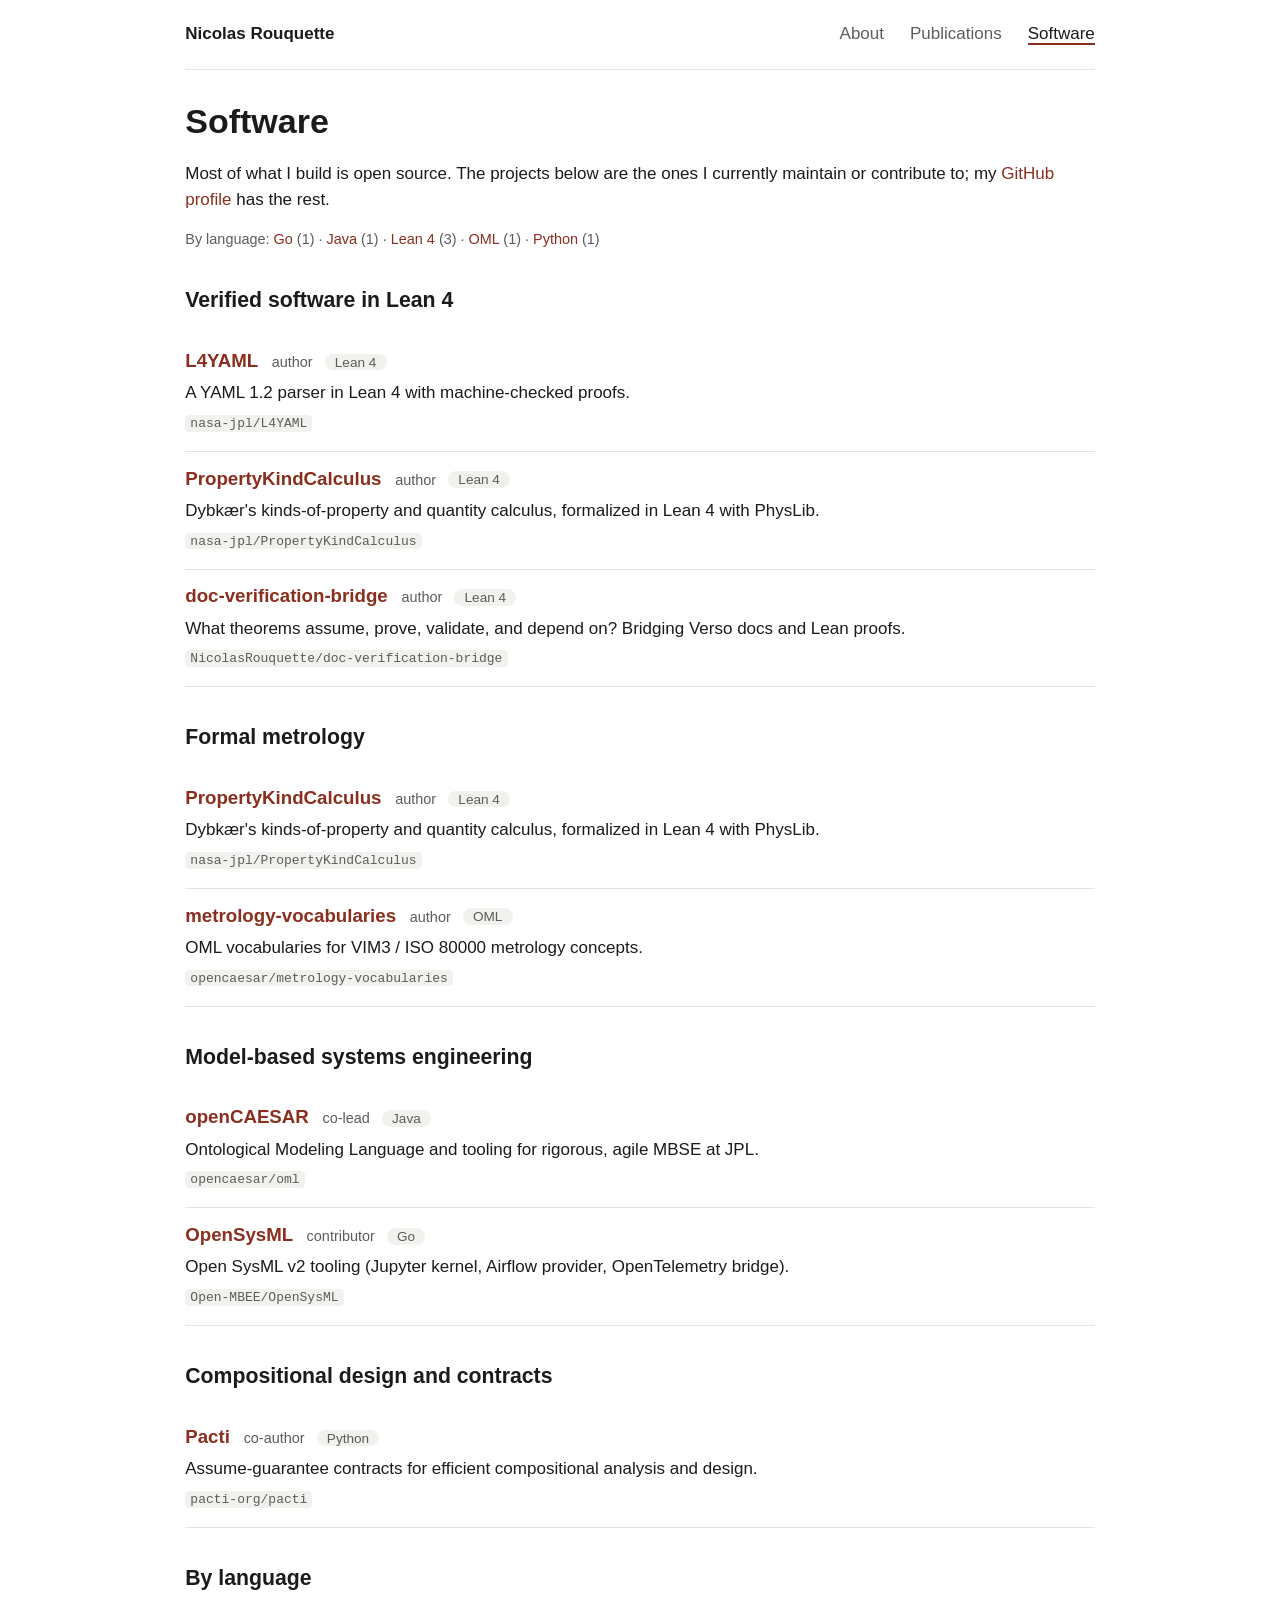
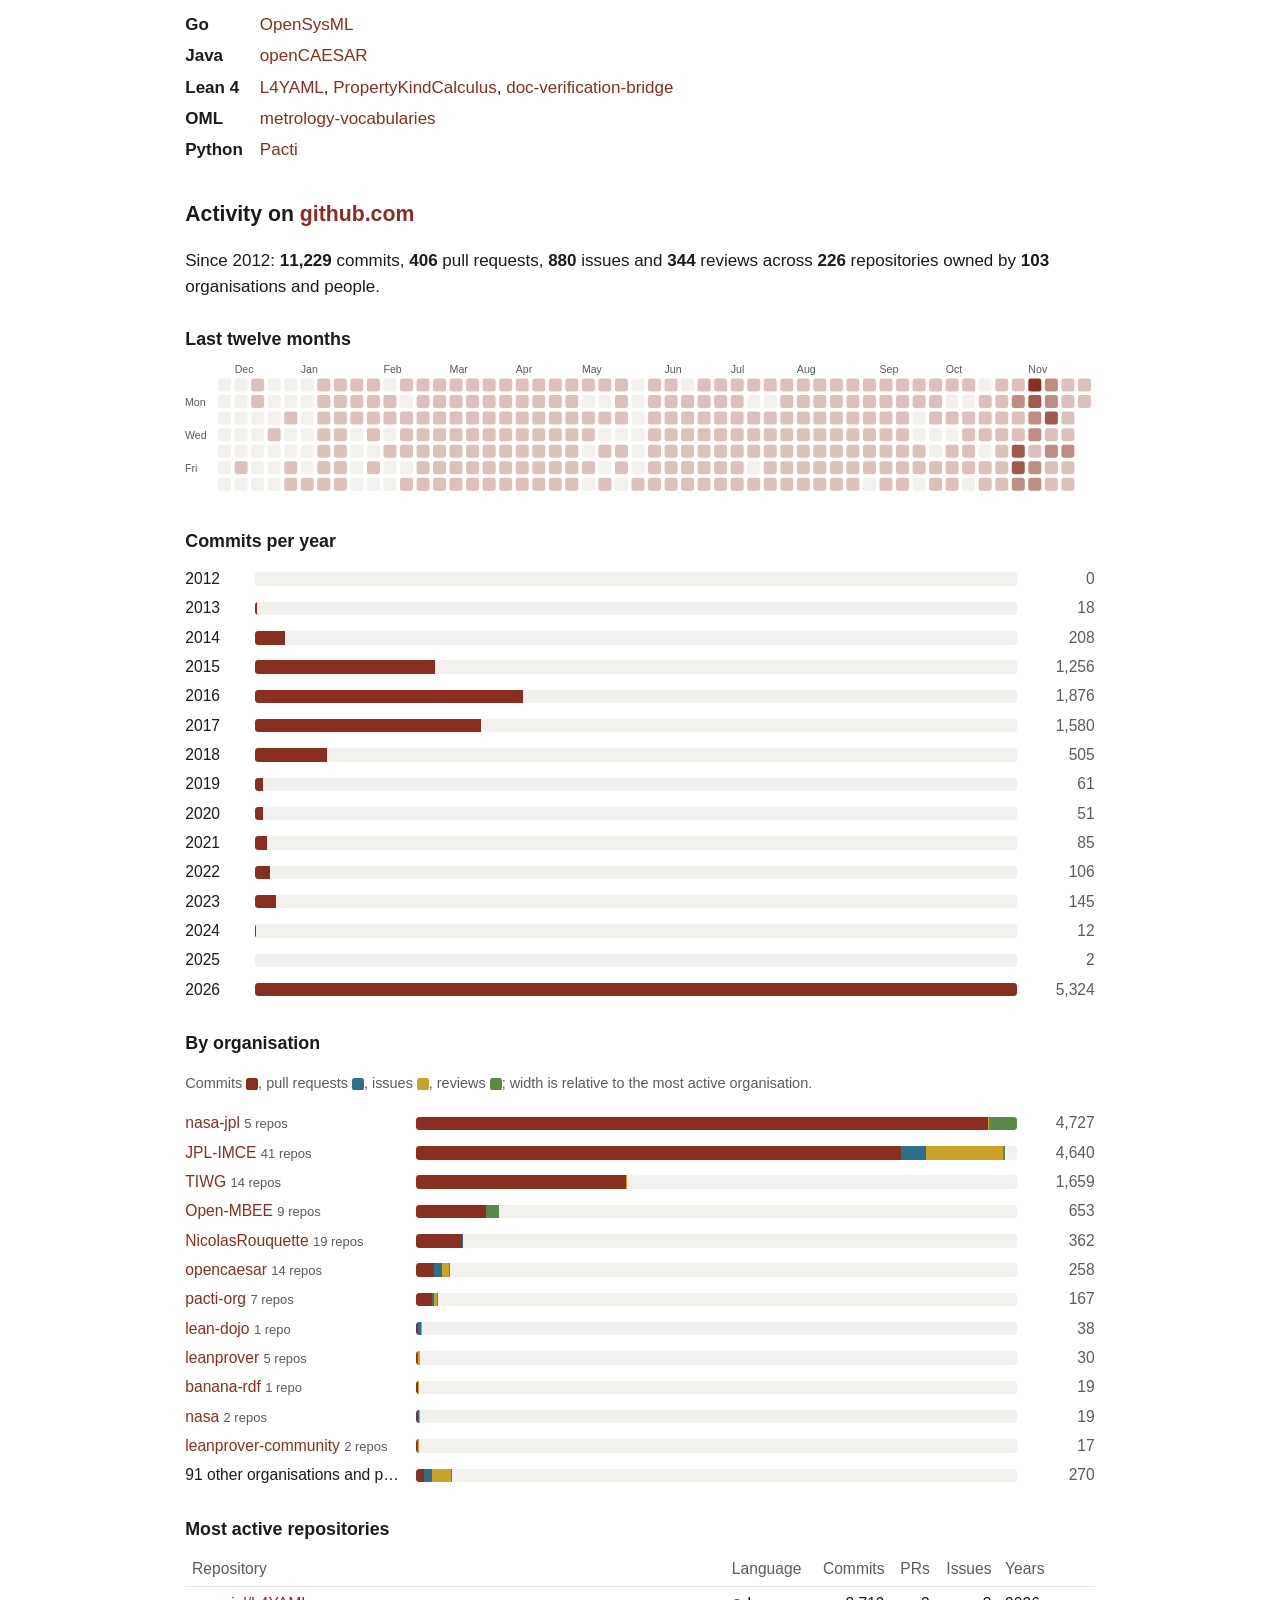
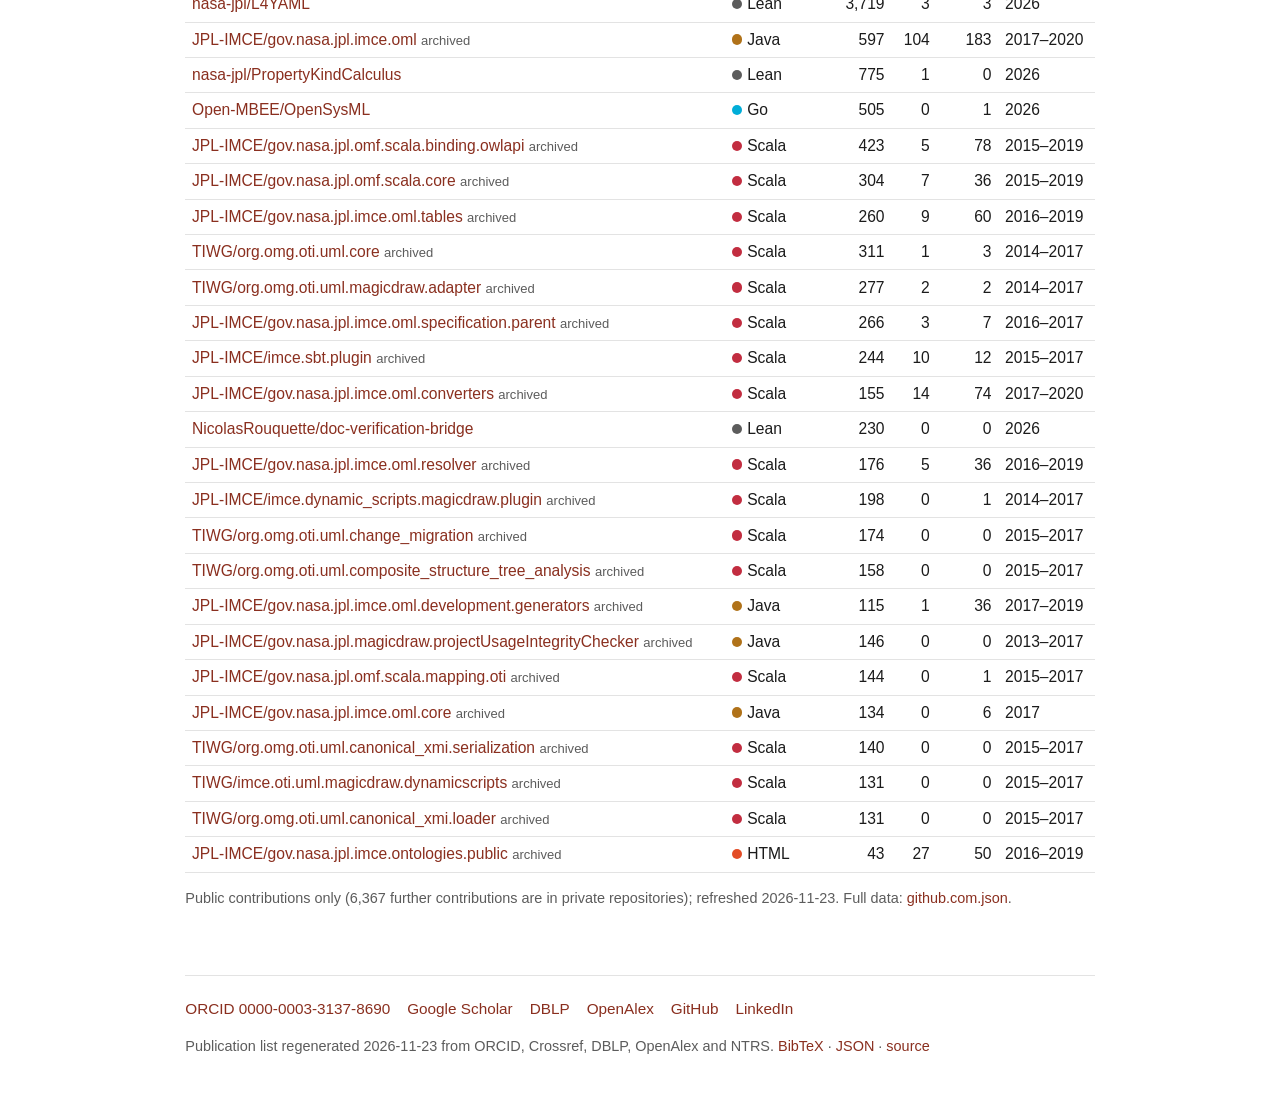
<file: software/index.html>
<!DOCTYPE html>
<html lang="en">
<head>
<meta charset="utf-8">
<meta name="viewport" content="width=device-width, initial-scale=1">
<title>Software · Nicolas Rouquette</title>
<meta name="description" content="Formal methods and model-based systems engineering for space systems: Lean 4 formalizations, SysML v2, ontologies, assume-guarantee contracts, F´ flight software.">
<link rel="stylesheet" href="../static/style.css">
<link rel="alternate" type="application/x-bibtex" href="../publications.bib" title="BibTeX">
<link rel="me" href="https://orcid.org/0000-0003-3137-8690">
<link rel="me" href="https://github.com/NicolasRouquette">
<script type="application/ld+json">{
 "@context": "https://schema.org",
 "@type": "Person",
 "name": "Nicolas F. Rouquette",
 "jobTitle": "Principal Computer Scientist",
 "url": "https://nicolasrouquette.github.io",
 "affiliation": {
  "@type": "Organization",
  "name": "Jet Propulsion Laboratory, California Institute of Technology"
 },
 "sameAs": [
  "https://orcid.org/0000-0003-3137-8690",
  "https://scholar.google.com/citations?user=-KUbp7IAAAAJ",
  "https://dblp.org/pid/56/3476.html",
  "https://openalex.org/A5113483498",
  "https://github.com/NicolasRouquette",
  "https://www.linkedin.com/in/nicolas-rouquette-1a56aa/"
 ],
 "knowsAbout": [
  "Formal methods (Lean 4, Dafny, Viper, Stainless)",
  "Model-based systems engineering (SysML v2, OML, openCAESAR)",
  "Ontologies and semantic web for engineering",
  "Assume-guarantee contracts and compositional design",
  "Metrology, units, and uncertainty quantification",
  "Flight software (F\u00b4) and observability"
 ]
}</script>
</head>
<body>
<header>
  <a class="brand" href="../">Nicolas Rouquette</a>
  <nav>
    <a href="../" >About</a>
    <a href="../publications/" >Publications</a>
    <a href="../software/" class="active">Software</a>
    
  </nav>
</header>
<main>

<h1>Software</h1>
<section class="prose"><p>Most of what I build is open source. The projects below are the ones I currently maintain or contribute to; my <a href="https://github.com/NicolasRouquette">GitHub profile</a> has the rest.</p></section>
<p class="fine">By language:
<a href="#lang-go">Go</a> (1) · <a href="#lang-java">Java</a> (1) · <a href="#lang-lean-4">Lean 4</a> (3) · <a href="#lang-oml">OML</a> (1) · <a href="#lang-python">Python</a> (1)</p>

<h2 id="cat-verified-software-in-lean-4">Verified software in Lean 4</h2>
<ul class="projects">

  <li id="verified-software-in-lean-4--l4yaml">
    <h3><a href="https://github.com/nasa-jpl/L4YAML">L4YAML</a> <span class="role">author</span> <span class="lang">Lean 4</span></h3>
    <p>A YAML 1.2 parser in Lean 4 with machine-checked proofs.</p>
    <p class="fine"><code>nasa-jpl/L4YAML</code></p>
  </li>

  <li id="verified-software-in-lean-4--propertykindcalculus">
    <h3><a href="https://github.com/nasa-jpl/PropertyKindCalculus">PropertyKindCalculus</a> <span class="role">author</span> <span class="lang">Lean 4</span></h3>
    <p>Dybkær&#39;s kinds-of-property and quantity calculus, formalized in Lean 4 with PhysLib.</p>
    <p class="fine"><code>nasa-jpl/PropertyKindCalculus</code></p>
  </li>

  <li id="verified-software-in-lean-4--doc-verification-bridge">
    <h3><a href="https://github.com/NicolasRouquette/doc-verification-bridge">doc-verification-bridge</a> <span class="role">author</span> <span class="lang">Lean 4</span></h3>
    <p>What theorems assume, prove, validate, and depend on? Bridging Verso docs and Lean proofs.</p>
    <p class="fine"><code>NicolasRouquette/doc-verification-bridge</code></p>
  </li>

</ul>

<h2 id="cat-formal-metrology">Formal metrology</h2>
<ul class="projects">

  <li id="formal-metrology--propertykindcalculus">
    <h3><a href="https://github.com/nasa-jpl/PropertyKindCalculus">PropertyKindCalculus</a> <span class="role">author</span> <span class="lang">Lean 4</span></h3>
    <p>Dybkær&#39;s kinds-of-property and quantity calculus, formalized in Lean 4 with PhysLib.</p>
    <p class="fine"><code>nasa-jpl/PropertyKindCalculus</code></p>
  </li>

  <li id="formal-metrology--metrology-vocabularies">
    <h3><a href="https://github.com/opencaesar/metrology-vocabularies">metrology-vocabularies</a> <span class="role">author</span> <span class="lang">OML</span></h3>
    <p>OML vocabularies for VIM3 / ISO 80000 metrology concepts.</p>
    <p class="fine"><code>opencaesar/metrology-vocabularies</code></p>
  </li>

</ul>

<h2 id="cat-model-based-systems-engineering">Model-based systems engineering</h2>
<ul class="projects">

  <li id="model-based-systems-engineering--opencaesar">
    <h3><a href="https://github.com/opencaesar/oml">openCAESAR</a> <span class="role">co-lead</span> <span class="lang">Java</span></h3>
    <p>Ontological Modeling Language and tooling for rigorous, agile MBSE at JPL.</p>
    <p class="fine"><code>opencaesar/oml</code></p>
  </li>

  <li id="model-based-systems-engineering--opensysml">
    <h3><a href="https://github.com/Open-MBEE/OpenSysML">OpenSysML</a> <span class="role">contributor</span> <span class="lang">Go</span></h3>
    <p>Open SysML v2 tooling (Jupyter kernel, Airflow provider, OpenTelemetry bridge).</p>
    <p class="fine"><code>Open-MBEE/OpenSysML</code></p>
  </li>

</ul>

<h2 id="cat-compositional-design-and-contracts">Compositional design and contracts</h2>
<ul class="projects">

  <li id="compositional-design-and-contracts--pacti">
    <h3><a href="https://github.com/pacti-org/pacti">Pacti</a> <span class="role">co-author</span> <span class="lang">Python</span></h3>
    <p>Assume-guarantee contracts for efficient compositional analysis and design.</p>
    <p class="fine"><code>pacti-org/pacti</code></p>
  </li>

</ul>

<h2>By language</h2>
<dl class="by-language">

  <dt id="lang-go">Go</dt>
  <dd><a href="#model-based-systems-engineering--opensysml">OpenSysML</a></dd>

  <dt id="lang-java">Java</dt>
  <dd><a href="#model-based-systems-engineering--opencaesar">openCAESAR</a></dd>

  <dt id="lang-lean-4">Lean 4</dt>
  <dd><a href="#verified-software-in-lean-4--l4yaml">L4YAML</a>, <a href="#verified-software-in-lean-4--propertykindcalculus">PropertyKindCalculus</a>, <a href="#verified-software-in-lean-4--doc-verification-bridge">doc-verification-bridge</a></dd>

  <dt id="lang-oml">OML</dt>
  <dd><a href="#formal-metrology--metrology-vocabularies">metrology-vocabularies</a></dd>

  <dt id="lang-python">Python</dt>
  <dd><a href="#compositional-design-and-contracts--pacti">Pacti</a></dd>

</dl>
<section class="gh" id="github-com">
  <h2>Activity on <a href="https://github.com/NicolasRouquette">github.com</a></h2>
  <p>Since 2012: <strong>11,229</strong> commits,
     <strong>406</strong> pull requests, <strong>880</strong> issues and
     <strong>344</strong> reviews across <strong>226</strong> repositories
     owned by <strong>103</strong> organisations and people.</p>

  <h3>Last twelve months</h3>
  <svg class="heatmap" viewBox="0 0 770 112" role="img" aria-label="Daily GitHub contributions over the last twelve months">
    <text x="42" y="9">Dec</text><text x="98" y="9">Jan</text><text x="168" y="9">Feb</text><text x="224" y="9">Mar</text><text x="280" y="9">Apr</text><text x="336" y="9">May</text><text x="406" y="9">Jun</text><text x="462" y="9">Jul</text><text x="518" y="9">Aug</text><text x="588" y="9">Sep</text><text x="644" y="9">Oct</text><text x="714" y="9">Nov</text>
    <text x="0" y="37">Mon</text><text x="0" y="65">Wed</text><text x="0" y="93">Fri</text>
    <rect class="l0" x="28" y="14" width="11" height="11" rx="2"><title>2025-11-23: 0 contributions</title></rect>
    <rect class="l0" x="28" y="28" width="11" height="11" rx="2"><title>2025-11-24: 0 contributions</title></rect>
    <rect class="l0" x="28" y="42" width="11" height="11" rx="2"><title>2025-11-25: 0 contributions</title></rect>
    <rect class="l0" x="28" y="56" width="11" height="11" rx="2"><title>2025-11-26: 0 contributions</title></rect>
    <rect class="l0" x="28" y="70" width="11" height="11" rx="2"><title>2025-11-27: 0 contributions</title></rect>
    <rect class="l0" x="28" y="84" width="11" height="11" rx="2"><title>2025-11-28: 0 contributions</title></rect>
    <rect class="l0" x="28" y="98" width="11" height="11" rx="2"><title>2025-11-29: 0 contributions</title></rect>
    <rect class="l0" x="42" y="14" width="11" height="11" rx="2"><title>2025-11-30: 0 contributions</title></rect>
    <rect class="l0" x="42" y="28" width="11" height="11" rx="2"><title>2025-12-01: 0 contributions</title></rect>
    <rect class="l0" x="42" y="42" width="11" height="11" rx="2"><title>2025-12-02: 0 contributions</title></rect>
    <rect class="l0" x="42" y="56" width="11" height="11" rx="2"><title>2025-12-03: 0 contributions</title></rect>
    <rect class="l0" x="42" y="70" width="11" height="11" rx="2"><title>2025-12-04: 0 contributions</title></rect>
    <rect class="l1" x="42" y="84" width="11" height="11" rx="2"><title>2025-12-05: 3 contributions</title></rect>
    <rect class="l0" x="42" y="98" width="11" height="11" rx="2"><title>2025-12-06: 0 contributions</title></rect>
    <rect class="l1" x="56" y="14" width="11" height="11" rx="2"><title>2025-12-07: 5 contributions</title></rect>
    <rect class="l1" x="56" y="28" width="11" height="11" rx="2"><title>2025-12-08: 1 contribution</title></rect>
    <rect class="l0" x="56" y="42" width="11" height="11" rx="2"><title>2025-12-09: 0 contributions</title></rect>
    <rect class="l0" x="56" y="56" width="11" height="11" rx="2"><title>2025-12-10: 0 contributions</title></rect>
    <rect class="l0" x="56" y="70" width="11" height="11" rx="2"><title>2025-12-11: 0 contributions</title></rect>
    <rect class="l0" x="56" y="84" width="11" height="11" rx="2"><title>2025-12-12: 0 contributions</title></rect>
    <rect class="l0" x="56" y="98" width="11" height="11" rx="2"><title>2025-12-13: 0 contributions</title></rect>
    <rect class="l0" x="70" y="14" width="11" height="11" rx="2"><title>2025-12-14: 0 contributions</title></rect>
    <rect class="l0" x="70" y="28" width="11" height="11" rx="2"><title>2025-12-15: 0 contributions</title></rect>
    <rect class="l0" x="70" y="42" width="11" height="11" rx="2"><title>2025-12-16: 0 contributions</title></rect>
    <rect class="l1" x="70" y="56" width="11" height="11" rx="2"><title>2025-12-17: 1 contribution</title></rect>
    <rect class="l0" x="70" y="70" width="11" height="11" rx="2"><title>2025-12-18: 0 contributions</title></rect>
    <rect class="l0" x="70" y="84" width="11" height="11" rx="2"><title>2025-12-19: 0 contributions</title></rect>
    <rect class="l0" x="70" y="98" width="11" height="11" rx="2"><title>2025-12-20: 0 contributions</title></rect>
    <rect class="l0" x="84" y="14" width="11" height="11" rx="2"><title>2025-12-21: 0 contributions</title></rect>
    <rect class="l0" x="84" y="28" width="11" height="11" rx="2"><title>2025-12-22: 0 contributions</title></rect>
    <rect class="l1" x="84" y="42" width="11" height="11" rx="2"><title>2025-12-23: 2 contributions</title></rect>
    <rect class="l0" x="84" y="56" width="11" height="11" rx="2"><title>2025-12-24: 0 contributions</title></rect>
    <rect class="l0" x="84" y="70" width="11" height="11" rx="2"><title>2025-12-25: 0 contributions</title></rect>
    <rect class="l1" x="84" y="84" width="11" height="11" rx="2"><title>2025-12-26: 3 contributions</title></rect>
    <rect class="l1" x="84" y="98" width="11" height="11" rx="2"><title>2025-12-27: 1 contribution</title></rect>
    <rect class="l0" x="98" y="14" width="11" height="11" rx="2"><title>2025-12-28: 0 contributions</title></rect>
    <rect class="l0" x="98" y="28" width="11" height="11" rx="2"><title>2025-12-29: 0 contributions</title></rect>
    <rect class="l0" x="98" y="42" width="11" height="11" rx="2"><title>2025-12-30: 0 contributions</title></rect>
    <rect class="l0" x="98" y="56" width="11" height="11" rx="2"><title>2025-12-31: 0 contributions</title></rect>
    <rect class="l0" x="98" y="70" width="11" height="11" rx="2"><title>2026-01-01: 0 contributions</title></rect>
    <rect class="l0" x="98" y="84" width="11" height="11" rx="2"><title>2026-01-02: 0 contributions</title></rect>
    <rect class="l1" x="98" y="98" width="11" height="11" rx="2"><title>2026-01-03: 4 contributions</title></rect>
    <rect class="l1" x="112" y="14" width="11" height="11" rx="2"><title>2026-01-04: 1 contribution</title></rect>
    <rect class="l1" x="112" y="28" width="11" height="11" rx="2"><title>2026-01-05: 6 contributions</title></rect>
    <rect class="l1" x="112" y="42" width="11" height="11" rx="2"><title>2026-01-06: 8 contributions</title></rect>
    <rect class="l1" x="112" y="56" width="11" height="11" rx="2"><title>2026-01-07: 6 contributions</title></rect>
    <rect class="l1" x="112" y="70" width="11" height="11" rx="2"><title>2026-01-08: 11 contributions</title></rect>
    <rect class="l1" x="112" y="84" width="11" height="11" rx="2"><title>2026-01-09: 14 contributions</title></rect>
    <rect class="l1" x="112" y="98" width="11" height="11" rx="2"><title>2026-01-10: 4 contributions</title></rect>
    <rect class="l1" x="126" y="14" width="11" height="11" rx="2"><title>2026-01-11: 23 contributions</title></rect>
    <rect class="l1" x="126" y="28" width="11" height="11" rx="2"><title>2026-01-12: 26 contributions</title></rect>
    <rect class="l1" x="126" y="42" width="11" height="11" rx="2"><title>2026-01-13: 3 contributions</title></rect>
    <rect class="l1" x="126" y="56" width="11" height="11" rx="2"><title>2026-01-14: 9 contributions</title></rect>
    <rect class="l1" x="126" y="70" width="11" height="11" rx="2"><title>2026-01-15: 10 contributions</title></rect>
    <rect class="l1" x="126" y="84" width="11" height="11" rx="2"><title>2026-01-16: 11 contributions</title></rect>
    <rect class="l1" x="126" y="98" width="11" height="11" rx="2"><title>2026-01-17: 20 contributions</title></rect>
    <rect class="l1" x="140" y="14" width="11" height="11" rx="2"><title>2026-01-18: 4 contributions</title></rect>
    <rect class="l1" x="140" y="28" width="11" height="11" rx="2"><title>2026-01-19: 13 contributions</title></rect>
    <rect class="l1" x="140" y="42" width="11" height="11" rx="2"><title>2026-01-20: 3 contributions</title></rect>
    <rect class="l0" x="140" y="56" width="11" height="11" rx="2"><title>2026-01-21: 0 contributions</title></rect>
    <rect class="l0" x="140" y="70" width="11" height="11" rx="2"><title>2026-01-22: 0 contributions</title></rect>
    <rect class="l0" x="140" y="84" width="11" height="11" rx="2"><title>2026-01-23: 0 contributions</title></rect>
    <rect class="l0" x="140" y="98" width="11" height="11" rx="2"><title>2026-01-24: 0 contributions</title></rect>
    <rect class="l1" x="154" y="14" width="11" height="11" rx="2"><title>2026-01-25: 6 contributions</title></rect>
    <rect class="l1" x="154" y="28" width="11" height="11" rx="2"><title>2026-01-26: 5 contributions</title></rect>
    <rect class="l1" x="154" y="42" width="11" height="11" rx="2"><title>2026-01-27: 1 contribution</title></rect>
    <rect class="l1" x="154" y="56" width="11" height="11" rx="2"><title>2026-01-28: 2 contributions</title></rect>
    <rect class="l0" x="154" y="70" width="11" height="11" rx="2"><title>2026-01-29: 0 contributions</title></rect>
    <rect class="l1" x="154" y="84" width="11" height="11" rx="2"><title>2026-01-30: 2 contributions</title></rect>
    <rect class="l0" x="154" y="98" width="11" height="11" rx="2"><title>2026-01-31: 0 contributions</title></rect>
    <rect class="l0" x="168" y="14" width="11" height="11" rx="2"><title>2026-02-01: 0 contributions</title></rect>
    <rect class="l1" x="168" y="28" width="11" height="11" rx="2"><title>2026-02-02: 1 contribution</title></rect>
    <rect class="l1" x="168" y="42" width="11" height="11" rx="2"><title>2026-02-03: 4 contributions</title></rect>
    <rect class="l0" x="168" y="56" width="11" height="11" rx="2"><title>2026-02-04: 0 contributions</title></rect>
    <rect class="l1" x="168" y="70" width="11" height="11" rx="2"><title>2026-02-05: 1 contribution</title></rect>
    <rect class="l0" x="168" y="84" width="11" height="11" rx="2"><title>2026-02-06: 0 contributions</title></rect>
    <rect class="l0" x="168" y="98" width="11" height="11" rx="2"><title>2026-02-07: 0 contributions</title></rect>
    <rect class="l1" x="182" y="14" width="11" height="11" rx="2"><title>2026-02-08: 1 contribution</title></rect>
    <rect class="l0" x="182" y="28" width="11" height="11" rx="2"><title>2026-02-09: 0 contributions</title></rect>
    <rect class="l1" x="182" y="42" width="11" height="11" rx="2"><title>2026-02-10: 2 contributions</title></rect>
    <rect class="l1" x="182" y="56" width="11" height="11" rx="2"><title>2026-02-11: 1 contribution</title></rect>
    <rect class="l1" x="182" y="70" width="11" height="11" rx="2"><title>2026-02-12: 3 contributions</title></rect>
    <rect class="l0" x="182" y="84" width="11" height="11" rx="2"><title>2026-02-13: 0 contributions</title></rect>
    <rect class="l1" x="182" y="98" width="11" height="11" rx="2"><title>2026-02-14: 3 contributions</title></rect>
    <rect class="l1" x="196" y="14" width="11" height="11" rx="2"><title>2026-02-15: 22 contributions</title></rect>
    <rect class="l1" x="196" y="28" width="11" height="11" rx="2"><title>2026-02-16: 27 contributions</title></rect>
    <rect class="l1" x="196" y="42" width="11" height="11" rx="2"><title>2026-02-17: 6 contributions</title></rect>
    <rect class="l1" x="196" y="56" width="11" height="11" rx="2"><title>2026-02-18: 12 contributions</title></rect>
    <rect class="l1" x="196" y="70" width="11" height="11" rx="2"><title>2026-02-19: 21 contributions</title></rect>
    <rect class="l1" x="196" y="84" width="11" height="11" rx="2"><title>2026-02-20: 13 contributions</title></rect>
    <rect class="l1" x="196" y="98" width="11" height="11" rx="2"><title>2026-02-21: 26 contributions</title></rect>
    <rect class="l1" x="210" y="14" width="11" height="11" rx="2"><title>2026-02-22: 44 contributions</title></rect>
    <rect class="l1" x="210" y="28" width="11" height="11" rx="2"><title>2026-02-23: 11 contributions</title></rect>
    <rect class="l1" x="210" y="42" width="11" height="11" rx="2"><title>2026-02-24: 15 contributions</title></rect>
    <rect class="l1" x="210" y="56" width="11" height="11" rx="2"><title>2026-02-25: 17 contributions</title></rect>
    <rect class="l1" x="210" y="70" width="11" height="11" rx="2"><title>2026-02-26: 56 contributions</title></rect>
    <rect class="l1" x="210" y="84" width="11" height="11" rx="2"><title>2026-02-27: 37 contributions</title></rect>
    <rect class="l1" x="210" y="98" width="11" height="11" rx="2"><title>2026-02-28: 22 contributions</title></rect>
    <rect class="l1" x="224" y="14" width="11" height="11" rx="2"><title>2026-03-01: 36 contributions</title></rect>
    <rect class="l1" x="224" y="28" width="11" height="11" rx="2"><title>2026-03-02: 30 contributions</title></rect>
    <rect class="l1" x="224" y="42" width="11" height="11" rx="2"><title>2026-03-03: 23 contributions</title></rect>
    <rect class="l1" x="224" y="56" width="11" height="11" rx="2"><title>2026-03-04: 43 contributions</title></rect>
    <rect class="l1" x="224" y="70" width="11" height="11" rx="2"><title>2026-03-05: 31 contributions</title></rect>
    <rect class="l1" x="224" y="84" width="11" height="11" rx="2"><title>2026-03-06: 2 contributions</title></rect>
    <rect class="l1" x="224" y="98" width="11" height="11" rx="2"><title>2026-03-07: 6 contributions</title></rect>
    <rect class="l1" x="238" y="14" width="11" height="11" rx="2"><title>2026-03-08: 14 contributions</title></rect>
    <rect class="l1" x="238" y="28" width="11" height="11" rx="2"><title>2026-03-09: 29 contributions</title></rect>
    <rect class="l1" x="238" y="42" width="11" height="11" rx="2"><title>2026-03-10: 30 contributions</title></rect>
    <rect class="l1" x="238" y="56" width="11" height="11" rx="2"><title>2026-03-11: 62 contributions</title></rect>
    <rect class="l1" x="238" y="70" width="11" height="11" rx="2"><title>2026-03-12: 22 contributions</title></rect>
    <rect class="l1" x="238" y="84" width="11" height="11" rx="2"><title>2026-03-13: 4 contributions</title></rect>
    <rect class="l1" x="238" y="98" width="11" height="11" rx="2"><title>2026-03-14: 10 contributions</title></rect>
    <rect class="l1" x="252" y="14" width="11" height="11" rx="2"><title>2026-03-15: 20 contributions</title></rect>
    <rect class="l1" x="252" y="28" width="11" height="11" rx="2"><title>2026-03-16: 7 contributions</title></rect>
    <rect class="l1" x="252" y="42" width="11" height="11" rx="2"><title>2026-03-17: 8 contributions</title></rect>
    <rect class="l1" x="252" y="56" width="11" height="11" rx="2"><title>2026-03-18: 4 contributions</title></rect>
    <rect class="l1" x="252" y="70" width="11" height="11" rx="2"><title>2026-03-19: 4 contributions</title></rect>
    <rect class="l1" x="252" y="84" width="11" height="11" rx="2"><title>2026-03-20: 18 contributions</title></rect>
    <rect class="l1" x="252" y="98" width="11" height="11" rx="2"><title>2026-03-21: 13 contributions</title></rect>
    <rect class="l1" x="266" y="14" width="11" height="11" rx="2"><title>2026-03-22: 14 contributions</title></rect>
    <rect class="l1" x="266" y="28" width="11" height="11" rx="2"><title>2026-03-23: 5 contributions</title></rect>
    <rect class="l1" x="266" y="42" width="11" height="11" rx="2"><title>2026-03-24: 7 contributions</title></rect>
    <rect class="l1" x="266" y="56" width="11" height="11" rx="2"><title>2026-03-25: 4 contributions</title></rect>
    <rect class="l1" x="266" y="70" width="11" height="11" rx="2"><title>2026-03-26: 5 contributions</title></rect>
    <rect class="l1" x="266" y="84" width="11" height="11" rx="2"><title>2026-03-27: 7 contributions</title></rect>
    <rect class="l1" x="266" y="98" width="11" height="11" rx="2"><title>2026-03-28: 7 contributions</title></rect>
    <rect class="l1" x="280" y="14" width="11" height="11" rx="2"><title>2026-03-29: 13 contributions</title></rect>
    <rect class="l1" x="280" y="28" width="11" height="11" rx="2"><title>2026-03-30: 1 contribution</title></rect>
    <rect class="l1" x="280" y="42" width="11" height="11" rx="2"><title>2026-03-31: 4 contributions</title></rect>
    <rect class="l1" x="280" y="56" width="11" height="11" rx="2"><title>2026-04-01: 15 contributions</title></rect>
    <rect class="l1" x="280" y="70" width="11" height="11" rx="2"><title>2026-04-02: 15 contributions</title></rect>
    <rect class="l1" x="280" y="84" width="11" height="11" rx="2"><title>2026-04-03: 17 contributions</title></rect>
    <rect class="l1" x="280" y="98" width="11" height="11" rx="2"><title>2026-04-04: 24 contributions</title></rect>
    <rect class="l1" x="294" y="14" width="11" height="11" rx="2"><title>2026-04-05: 6 contributions</title></rect>
    <rect class="l1" x="294" y="28" width="11" height="11" rx="2"><title>2026-04-06: 4 contributions</title></rect>
    <rect class="l1" x="294" y="42" width="11" height="11" rx="2"><title>2026-04-07: 8 contributions</title></rect>
    <rect class="l1" x="294" y="56" width="11" height="11" rx="2"><title>2026-04-08: 5 contributions</title></rect>
    <rect class="l1" x="294" y="70" width="11" height="11" rx="2"><title>2026-04-09: 17 contributions</title></rect>
    <rect class="l1" x="294" y="84" width="11" height="11" rx="2"><title>2026-04-10: 5 contributions</title></rect>
    <rect class="l1" x="294" y="98" width="11" height="11" rx="2"><title>2026-04-11: 12 contributions</title></rect>
    <rect class="l1" x="308" y="14" width="11" height="11" rx="2"><title>2026-04-12: 12 contributions</title></rect>
    <rect class="l1" x="308" y="28" width="11" height="11" rx="2"><title>2026-04-13: 20 contributions</title></rect>
    <rect class="l1" x="308" y="42" width="11" height="11" rx="2"><title>2026-04-14: 9 contributions</title></rect>
    <rect class="l1" x="308" y="56" width="11" height="11" rx="2"><title>2026-04-15: 7 contributions</title></rect>
    <rect class="l1" x="308" y="70" width="11" height="11" rx="2"><title>2026-04-16: 8 contributions</title></rect>
    <rect class="l1" x="308" y="84" width="11" height="11" rx="2"><title>2026-04-17: 15 contributions</title></rect>
    <rect class="l1" x="308" y="98" width="11" height="11" rx="2"><title>2026-04-18: 16 contributions</title></rect>
    <rect class="l1" x="322" y="14" width="11" height="11" rx="2"><title>2026-04-19: 15 contributions</title></rect>
    <rect class="l1" x="322" y="28" width="11" height="11" rx="2"><title>2026-04-20: 2 contributions</title></rect>
    <rect class="l1" x="322" y="42" width="11" height="11" rx="2"><title>2026-04-21: 13 contributions</title></rect>
    <rect class="l1" x="322" y="56" width="11" height="11" rx="2"><title>2026-04-22: 13 contributions</title></rect>
    <rect class="l1" x="322" y="70" width="11" height="11" rx="2"><title>2026-04-23: 59 contributions</title></rect>
    <rect class="l1" x="322" y="84" width="11" height="11" rx="2"><title>2026-04-24: 29 contributions</title></rect>
    <rect class="l1" x="322" y="98" width="11" height="11" rx="2"><title>2026-04-25: 12 contributions</title></rect>
    <rect class="l1" x="336" y="14" width="11" height="11" rx="2"><title>2026-04-26: 18 contributions</title></rect>
    <rect class="l0" x="336" y="28" width="11" height="11" rx="2"><title>2026-04-27: 0 contributions</title></rect>
    <rect class="l1" x="336" y="42" width="11" height="11" rx="2"><title>2026-04-28: 4 contributions</title></rect>
    <rect class="l1" x="336" y="56" width="11" height="11" rx="2"><title>2026-04-29: 4 contributions</title></rect>
    <rect class="l0" x="336" y="70" width="11" height="11" rx="2"><title>2026-04-30: 0 contributions</title></rect>
    <rect class="l1" x="336" y="84" width="11" height="11" rx="2"><title>2026-05-01: 5 contributions</title></rect>
    <rect class="l0" x="336" y="98" width="11" height="11" rx="2"><title>2026-05-02: 0 contributions</title></rect>
    <rect class="l1" x="350" y="14" width="11" height="11" rx="2"><title>2026-05-03: 1 contribution</title></rect>
    <rect class="l0" x="350" y="28" width="11" height="11" rx="2"><title>2026-05-04: 0 contributions</title></rect>
    <rect class="l1" x="350" y="42" width="11" height="11" rx="2"><title>2026-05-05: 7 contributions</title></rect>
    <rect class="l0" x="350" y="56" width="11" height="11" rx="2"><title>2026-05-06: 0 contributions</title></rect>
    <rect class="l1" x="350" y="70" width="11" height="11" rx="2"><title>2026-05-07: 10 contributions</title></rect>
    <rect class="l0" x="350" y="84" width="11" height="11" rx="2"><title>2026-05-08: 0 contributions</title></rect>
    <rect class="l1" x="350" y="98" width="11" height="11" rx="2"><title>2026-05-09: 5 contributions</title></rect>
    <rect class="l1" x="364" y="14" width="11" height="11" rx="2"><title>2026-05-10: 17 contributions</title></rect>
    <rect class="l1" x="364" y="28" width="11" height="11" rx="2"><title>2026-05-11: 1 contribution</title></rect>
    <rect class="l1" x="364" y="42" width="11" height="11" rx="2"><title>2026-05-12: 1 contribution</title></rect>
    <rect class="l0" x="364" y="56" width="11" height="11" rx="2"><title>2026-05-13: 0 contributions</title></rect>
    <rect class="l1" x="364" y="70" width="11" height="11" rx="2"><title>2026-05-14: 1 contribution</title></rect>
    <rect class="l1" x="364" y="84" width="11" height="11" rx="2"><title>2026-05-15: 1 contribution</title></rect>
    <rect class="l0" x="364" y="98" width="11" height="11" rx="2"><title>2026-05-16: 0 contributions</title></rect>
    <rect class="l0" x="378" y="14" width="11" height="11" rx="2"><title>2026-05-17: 0 contributions</title></rect>
    <rect class="l0" x="378" y="28" width="11" height="11" rx="2"><title>2026-05-18: 0 contributions</title></rect>
    <rect class="l0" x="378" y="42" width="11" height="11" rx="2"><title>2026-05-19: 0 contributions</title></rect>
    <rect class="l0" x="378" y="56" width="11" height="11" rx="2"><title>2026-05-20: 0 contributions</title></rect>
    <rect class="l0" x="378" y="70" width="11" height="11" rx="2"><title>2026-05-21: 0 contributions</title></rect>
    <rect class="l0" x="378" y="84" width="11" height="11" rx="2"><title>2026-05-22: 0 contributions</title></rect>
    <rect class="l1" x="378" y="98" width="11" height="11" rx="2"><title>2026-05-23: 44 contributions</title></rect>
    <rect class="l1" x="392" y="14" width="11" height="11" rx="2"><title>2026-05-24: 28 contributions</title></rect>
    <rect class="l1" x="392" y="28" width="11" height="11" rx="2"><title>2026-05-25: 34 contributions</title></rect>
    <rect class="l1" x="392" y="42" width="11" height="11" rx="2"><title>2026-05-26: 47 contributions</title></rect>
    <rect class="l1" x="392" y="56" width="11" height="11" rx="2"><title>2026-05-27: 25 contributions</title></rect>
    <rect class="l1" x="392" y="70" width="11" height="11" rx="2"><title>2026-05-28: 21 contributions</title></rect>
    <rect class="l1" x="392" y="84" width="11" height="11" rx="2"><title>2026-05-29: 22 contributions</title></rect>
    <rect class="l1" x="392" y="98" width="11" height="11" rx="2"><title>2026-05-30: 23 contributions</title></rect>
    <rect class="l1" x="406" y="14" width="11" height="11" rx="2"><title>2026-05-31: 82 contributions</title></rect>
    <rect class="l1" x="406" y="28" width="11" height="11" rx="2"><title>2026-06-01: 99 contributions</title></rect>
    <rect class="l1" x="406" y="42" width="11" height="11" rx="2"><title>2026-06-02: 111 contributions</title></rect>
    <rect class="l1" x="406" y="56" width="11" height="11" rx="2"><title>2026-06-03: 126 contributions</title></rect>
    <rect class="l1" x="406" y="70" width="11" height="11" rx="2"><title>2026-06-04: 153 contributions</title></rect>
    <rect class="l1" x="406" y="84" width="11" height="11" rx="2"><title>2026-06-05: 151 contributions</title></rect>
    <rect class="l1" x="406" y="98" width="11" height="11" rx="2"><title>2026-06-06: 92 contributions</title></rect>
    <rect class="l0" x="420" y="14" width="11" height="11" rx="2"><title>2026-06-07: 0 contributions</title></rect>
    <rect class="l1" x="420" y="28" width="11" height="11" rx="2"><title>2026-06-08: 31 contributions</title></rect>
    <rect class="l1" x="420" y="42" width="11" height="11" rx="2"><title>2026-06-09: 85 contributions</title></rect>
    <rect class="l1" x="420" y="56" width="11" height="11" rx="2"><title>2026-06-10: 123 contributions</title></rect>
    <rect class="l1" x="420" y="70" width="11" height="11" rx="2"><title>2026-06-11: 145 contributions</title></rect>
    <rect class="l1" x="420" y="84" width="11" height="11" rx="2"><title>2026-06-12: 96 contributions</title></rect>
    <rect class="l1" x="420" y="98" width="11" height="11" rx="2"><title>2026-06-13: 107 contributions</title></rect>
    <rect class="l1" x="434" y="14" width="11" height="11" rx="2"><title>2026-06-14: 74 contributions</title></rect>
    <rect class="l1" x="434" y="28" width="11" height="11" rx="2"><title>2026-06-15: 45 contributions</title></rect>
    <rect class="l1" x="434" y="42" width="11" height="11" rx="2"><title>2026-06-16: 12 contributions</title></rect>
    <rect class="l1" x="434" y="56" width="11" height="11" rx="2"><title>2026-06-17: 14 contributions</title></rect>
    <rect class="l1" x="434" y="70" width="11" height="11" rx="2"><title>2026-06-18: 3 contributions</title></rect>
    <rect class="l1" x="434" y="84" width="11" height="11" rx="2"><title>2026-06-19: 10 contributions</title></rect>
    <rect class="l1" x="434" y="98" width="11" height="11" rx="2"><title>2026-06-20: 41 contributions</title></rect>
    <rect class="l1" x="448" y="14" width="11" height="11" rx="2"><title>2026-06-21: 26 contributions</title></rect>
    <rect class="l1" x="448" y="28" width="11" height="11" rx="2"><title>2026-06-22: 1 contribution</title></rect>
    <rect class="l1" x="448" y="42" width="11" height="11" rx="2"><title>2026-06-23: 14 contributions</title></rect>
    <rect class="l1" x="448" y="56" width="11" height="11" rx="2"><title>2026-06-24: 46 contributions</title></rect>
    <rect class="l1" x="448" y="70" width="11" height="11" rx="2"><title>2026-06-25: 45 contributions</title></rect>
    <rect class="l1" x="448" y="84" width="11" height="11" rx="2"><title>2026-06-26: 52 contributions</title></rect>
    <rect class="l1" x="448" y="98" width="11" height="11" rx="2"><title>2026-06-27: 36 contributions</title></rect>
    <rect class="l1" x="462" y="14" width="11" height="11" rx="2"><title>2026-06-28: 32 contributions</title></rect>
    <rect class="l1" x="462" y="28" width="11" height="11" rx="2"><title>2026-06-29: 24 contributions</title></rect>
    <rect class="l1" x="462" y="42" width="11" height="11" rx="2"><title>2026-06-30: 7 contributions</title></rect>
    <rect class="l1" x="462" y="56" width="11" height="11" rx="2"><title>2026-07-01: 30 contributions</title></rect>
    <rect class="l1" x="462" y="70" width="11" height="11" rx="2"><title>2026-07-02: 24 contributions</title></rect>
    <rect class="l1" x="462" y="84" width="11" height="11" rx="2"><title>2026-07-03: 8 contributions</title></rect>
    <rect class="l1" x="462" y="98" width="11" height="11" rx="2"><title>2026-07-04: 5 contributions</title></rect>
    <rect class="l1" x="476" y="14" width="11" height="11" rx="2"><title>2026-07-05: 12 contributions</title></rect>
    <rect class="l0" x="476" y="28" width="11" height="11" rx="2"><title>2026-07-06: 0 contributions</title></rect>
    <rect class="l1" x="476" y="42" width="11" height="11" rx="2"><title>2026-07-07: 1 contribution</title></rect>
    <rect class="l1" x="476" y="56" width="11" height="11" rx="2"><title>2026-07-08: 2 contributions</title></rect>
    <rect class="l1" x="476" y="70" width="11" height="11" rx="2"><title>2026-07-09: 6 contributions</title></rect>
    <rect class="l0" x="476" y="84" width="11" height="11" rx="2"><title>2026-07-10: 0 contributions</title></rect>
    <rect class="l1" x="476" y="98" width="11" height="11" rx="2"><title>2026-07-11: 1 contribution</title></rect>
    <rect class="l1" x="490" y="14" width="11" height="11" rx="2"><title>2026-07-12: 4 contributions</title></rect>
    <rect class="l0" x="490" y="28" width="11" height="11" rx="2"><title>2026-07-13: 0 contributions</title></rect>
    <rect class="l1" x="490" y="42" width="11" height="11" rx="2"><title>2026-07-14: 13 contributions</title></rect>
    <rect class="l1" x="490" y="56" width="11" height="11" rx="2"><title>2026-07-15: 11 contributions</title></rect>
    <rect class="l1" x="490" y="70" width="11" height="11" rx="2"><title>2026-07-16: 10 contributions</title></rect>
    <rect class="l1" x="490" y="84" width="11" height="11" rx="2"><title>2026-07-17: 5 contributions</title></rect>
    <rect class="l1" x="490" y="98" width="11" height="11" rx="2"><title>2026-07-18: 3 contributions</title></rect>
    <rect class="l1" x="504" y="14" width="11" height="11" rx="2"><title>2026-07-19: 4 contributions</title></rect>
    <rect class="l1" x="504" y="28" width="11" height="11" rx="2"><title>2026-07-20: 11 contributions</title></rect>
    <rect class="l1" x="504" y="42" width="11" height="11" rx="2"><title>2026-07-21: 26 contributions</title></rect>
    <rect class="l1" x="504" y="56" width="11" height="11" rx="2"><title>2026-07-22: 10 contributions</title></rect>
    <rect class="l1" x="504" y="70" width="11" height="11" rx="2"><title>2026-07-23: 21 contributions</title></rect>
    <rect class="l1" x="504" y="84" width="11" height="11" rx="2"><title>2026-07-24: 16 contributions</title></rect>
    <rect class="l1" x="504" y="98" width="11" height="11" rx="2"><title>2026-07-25: 5 contributions</title></rect>
    <rect class="l1" x="518" y="14" width="11" height="11" rx="2"><title>2026-07-26: 9 contributions</title></rect>
    <rect class="l1" x="518" y="28" width="11" height="11" rx="2"><title>2026-07-27: 6 contributions</title></rect>
    <rect class="l1" x="518" y="42" width="11" height="11" rx="2"><title>2026-07-28: 9 contributions</title></rect>
    <rect class="l1" x="518" y="56" width="11" height="11" rx="2"><title>2026-07-29: 10 contributions</title></rect>
    <rect class="l1" x="518" y="70" width="11" height="11" rx="2"><title>2026-07-30: 11 contributions</title></rect>
    <rect class="l1" x="518" y="84" width="11" height="11" rx="2"><title>2026-07-31: 11 contributions</title></rect>
    <rect class="l1" x="518" y="98" width="11" height="11" rx="2"><title>2026-08-01: 18 contributions</title></rect>
    <rect class="l1" x="532" y="14" width="11" height="11" rx="2"><title>2026-08-02: 10 contributions</title></rect>
    <rect class="l1" x="532" y="28" width="11" height="11" rx="2"><title>2026-08-03: 16 contributions</title></rect>
    <rect class="l1" x="532" y="42" width="11" height="11" rx="2"><title>2026-08-04: 13 contributions</title></rect>
    <rect class="l1" x="532" y="56" width="11" height="11" rx="2"><title>2026-08-05: 13 contributions</title></rect>
    <rect class="l1" x="532" y="70" width="11" height="11" rx="2"><title>2026-08-06: 26 contributions</title></rect>
    <rect class="l1" x="532" y="84" width="11" height="11" rx="2"><title>2026-08-07: 6 contributions</title></rect>
    <rect class="l1" x="532" y="98" width="11" height="11" rx="2"><title>2026-08-08: 16 contributions</title></rect>
    <rect class="l1" x="546" y="14" width="11" height="11" rx="2"><title>2026-08-09: 8 contributions</title></rect>
    <rect class="l1" x="546" y="28" width="11" height="11" rx="2"><title>2026-08-10: 14 contributions</title></rect>
    <rect class="l1" x="546" y="42" width="11" height="11" rx="2"><title>2026-08-11: 5 contributions</title></rect>
    <rect class="l1" x="546" y="56" width="11" height="11" rx="2"><title>2026-08-12: 9 contributions</title></rect>
    <rect class="l1" x="546" y="70" width="11" height="11" rx="2"><title>2026-08-13: 5 contributions</title></rect>
    <rect class="l1" x="546" y="84" width="11" height="11" rx="2"><title>2026-08-14: 6 contributions</title></rect>
    <rect class="l1" x="546" y="98" width="11" height="11" rx="2"><title>2026-08-15: 23 contributions</title></rect>
    <rect class="l1" x="560" y="14" width="11" height="11" rx="2"><title>2026-08-16: 80 contributions</title></rect>
    <rect class="l1" x="560" y="28" width="11" height="11" rx="2"><title>2026-08-17: 2 contributions</title></rect>
    <rect class="l1" x="560" y="42" width="11" height="11" rx="2"><title>2026-08-18: 22 contributions</title></rect>
    <rect class="l1" x="560" y="56" width="11" height="11" rx="2"><title>2026-08-19: 26 contributions</title></rect>
    <rect class="l1" x="560" y="70" width="11" height="11" rx="2"><title>2026-08-20: 35 contributions</title></rect>
    <rect class="l1" x="560" y="84" width="11" height="11" rx="2"><title>2026-08-21: 35 contributions</title></rect>
    <rect class="l1" x="560" y="98" width="11" height="11" rx="2"><title>2026-08-22: 34 contributions</title></rect>
    <rect class="l1" x="574" y="14" width="11" height="11" rx="2"><title>2026-08-23: 49 contributions</title></rect>
    <rect class="l1" x="574" y="28" width="11" height="11" rx="2"><title>2026-08-24: 52 contributions</title></rect>
    <rect class="l1" x="574" y="42" width="11" height="11" rx="2"><title>2026-08-25: 23 contributions</title></rect>
    <rect class="l1" x="574" y="56" width="11" height="11" rx="2"><title>2026-08-26: 14 contributions</title></rect>
    <rect class="l1" x="574" y="70" width="11" height="11" rx="2"><title>2026-08-27: 11 contributions</title></rect>
    <rect class="l1" x="574" y="84" width="11" height="11" rx="2"><title>2026-08-28: 18 contributions</title></rect>
    <rect class="l0" x="574" y="98" width="11" height="11" rx="2"><title>2026-08-29: 0 contributions</title></rect>
    <rect class="l1" x="588" y="14" width="11" height="11" rx="2"><title>2026-08-30: 14 contributions</title></rect>
    <rect class="l1" x="588" y="28" width="11" height="11" rx="2"><title>2026-08-31: 18 contributions</title></rect>
    <rect class="l1" x="588" y="42" width="11" height="11" rx="2"><title>2026-09-01: 33 contributions</title></rect>
    <rect class="l1" x="588" y="56" width="11" height="11" rx="2"><title>2026-09-02: 15 contributions</title></rect>
    <rect class="l1" x="588" y="70" width="11" height="11" rx="2"><title>2026-09-03: 2 contributions</title></rect>
    <rect class="l1" x="588" y="84" width="11" height="11" rx="2"><title>2026-09-04: 16 contributions</title></rect>
    <rect class="l1" x="588" y="98" width="11" height="11" rx="2"><title>2026-09-05: 35 contributions</title></rect>
    <rect class="l1" x="602" y="14" width="11" height="11" rx="2"><title>2026-09-06: 17 contributions</title></rect>
    <rect class="l1" x="602" y="28" width="11" height="11" rx="2"><title>2026-09-07: 12 contributions</title></rect>
    <rect class="l1" x="602" y="42" width="11" height="11" rx="2"><title>2026-09-08: 5 contributions</title></rect>
    <rect class="l1" x="602" y="56" width="11" height="11" rx="2"><title>2026-09-09: 1 contribution</title></rect>
    <rect class="l1" x="602" y="70" width="11" height="11" rx="2"><title>2026-09-10: 23 contributions</title></rect>
    <rect class="l1" x="602" y="84" width="11" height="11" rx="2"><title>2026-09-11: 10 contributions</title></rect>
    <rect class="l1" x="602" y="98" width="11" height="11" rx="2"><title>2026-09-12: 14 contributions</title></rect>
    <rect class="l1" x="616" y="14" width="11" height="11" rx="2"><title>2026-09-13: 1 contribution</title></rect>
    <rect class="l1" x="616" y="28" width="11" height="11" rx="2"><title>2026-09-14: 2 contributions</title></rect>
    <rect class="l0" x="616" y="42" width="11" height="11" rx="2"><title>2026-09-15: 0 contributions</title></rect>
    <rect class="l0" x="616" y="56" width="11" height="11" rx="2"><title>2026-09-16: 0 contributions</title></rect>
    <rect class="l1" x="616" y="70" width="11" height="11" rx="2"><title>2026-09-17: 2 contributions</title></rect>
    <rect class="l1" x="616" y="84" width="11" height="11" rx="2"><title>2026-09-18: 1 contribution</title></rect>
    <rect class="l0" x="616" y="98" width="11" height="11" rx="2"><title>2026-09-19: 0 contributions</title></rect>
    <rect class="l1" x="630" y="14" width="11" height="11" rx="2"><title>2026-09-20: 1 contribution</title></rect>
    <rect class="l1" x="630" y="28" width="11" height="11" rx="2"><title>2026-09-21: 8 contributions</title></rect>
    <rect class="l1" x="630" y="42" width="11" height="11" rx="2"><title>2026-09-22: 38 contributions</title></rect>
    <rect class="l0" x="630" y="56" width="11" height="11" rx="2"><title>2026-09-23: 0 contributions</title></rect>
    <rect class="l0" x="630" y="70" width="11" height="11" rx="2"><title>2026-09-24: 0 contributions</title></rect>
    <rect class="l1" x="630" y="84" width="11" height="11" rx="2"><title>2026-09-25: 5 contributions</title></rect>
    <rect class="l1" x="630" y="98" width="11" height="11" rx="2"><title>2026-09-26: 2 contributions</title></rect>
    <rect class="l1" x="644" y="14" width="11" height="11" rx="2"><title>2026-09-27: 1 contribution</title></rect>
    <rect class="l0" x="644" y="28" width="11" height="11" rx="2"><title>2026-09-28: 0 contributions</title></rect>
    <rect class="l1" x="644" y="42" width="11" height="11" rx="2"><title>2026-09-29: 5 contributions</title></rect>
    <rect class="l0" x="644" y="56" width="11" height="11" rx="2"><title>2026-09-30: 0 contributions</title></rect>
    <rect class="l1" x="644" y="70" width="11" height="11" rx="2"><title>2026-10-01: 3 contributions</title></rect>
    <rect class="l1" x="644" y="84" width="11" height="11" rx="2"><title>2026-10-02: 5 contributions</title></rect>
    <rect class="l1" x="644" y="98" width="11" height="11" rx="2"><title>2026-10-03: 18 contributions</title></rect>
    <rect class="l1" x="658" y="14" width="11" height="11" rx="2"><title>2026-10-04: 33 contributions</title></rect>
    <rect class="l0" x="658" y="28" width="11" height="11" rx="2"><title>2026-10-05: 0 contributions</title></rect>
    <rect class="l1" x="658" y="42" width="11" height="11" rx="2"><title>2026-10-06: 2 contributions</title></rect>
    <rect class="l1" x="658" y="56" width="11" height="11" rx="2"><title>2026-10-07: 1 contribution</title></rect>
    <rect class="l1" x="658" y="70" width="11" height="11" rx="2"><title>2026-10-08: 3 contributions</title></rect>
    <rect class="l1" x="658" y="84" width="11" height="11" rx="2"><title>2026-10-09: 4 contributions</title></rect>
    <rect class="l0" x="658" y="98" width="11" height="11" rx="2"><title>2026-10-10: 0 contributions</title></rect>
    <rect class="l0" x="672" y="14" width="11" height="11" rx="2"><title>2026-10-11: 0 contributions</title></rect>
    <rect class="l1" x="672" y="28" width="11" height="11" rx="2"><title>2026-10-12: 1 contribution</title></rect>
    <rect class="l1" x="672" y="42" width="11" height="11" rx="2"><title>2026-10-13: 8 contributions</title></rect>
    <rect class="l1" x="672" y="56" width="11" height="11" rx="2"><title>2026-10-14: 8 contributions</title></rect>
    <rect class="l0" x="672" y="70" width="11" height="11" rx="2"><title>2026-10-15: 0 contributions</title></rect>
    <rect class="l1" x="672" y="84" width="11" height="11" rx="2"><title>2026-10-16: 78 contributions</title></rect>
    <rect class="l1" x="672" y="98" width="11" height="11" rx="2"><title>2026-10-17: 47 contributions</title></rect>
    <rect class="l1" x="686" y="14" width="11" height="11" rx="2"><title>2026-10-18: 22 contributions</title></rect>
    <rect class="l1" x="686" y="28" width="11" height="11" rx="2"><title>2026-10-19: 10 contributions</title></rect>
    <rect class="l1" x="686" y="42" width="11" height="11" rx="2"><title>2026-10-20: 46 contributions</title></rect>
    <rect class="l1" x="686" y="56" width="11" height="11" rx="2"><title>2026-10-21: 27 contributions</title></rect>
    <rect class="l1" x="686" y="70" width="11" height="11" rx="2"><title>2026-10-22: 114 contributions</title></rect>
    <rect class="l1" x="686" y="84" width="11" height="11" rx="2"><title>2026-10-23: 102 contributions</title></rect>
    <rect class="l1" x="686" y="98" width="11" height="11" rx="2"><title>2026-10-24: 157 contributions</title></rect>
    <rect class="l1" x="700" y="14" width="11" height="11" rx="2"><title>2026-10-25: 168 contributions</title></rect>
    <rect class="l2" x="700" y="28" width="11" height="11" rx="2"><title>2026-10-26: 180 contributions</title></rect>
    <rect class="l1" x="700" y="42" width="11" height="11" rx="2"><title>2026-10-27: 154 contributions</title></rect>
    <rect class="l1" x="700" y="56" width="11" height="11" rx="2"><title>2026-10-28: 118 contributions</title></rect>
    <rect class="l3" x="700" y="70" width="11" height="11" rx="2"><title>2026-10-29: 499 contributions</title></rect>
    <rect class="l3" x="700" y="84" width="11" height="11" rx="2"><title>2026-10-30: 383 contributions</title></rect>
    <rect class="l2" x="700" y="98" width="11" height="11" rx="2"><title>2026-10-31: 333 contributions</title></rect>
    <rect class="l4" x="714" y="14" width="11" height="11" rx="2"><title>2026-11-01: 513 contributions</title></rect>
    <rect class="l3" x="714" y="28" width="11" height="11" rx="2"><title>2026-11-02: 388 contributions</title></rect>
    <rect class="l2" x="714" y="42" width="11" height="11" rx="2"><title>2026-11-03: 294 contributions</title></rect>
    <rect class="l2" x="714" y="56" width="11" height="11" rx="2"><title>2026-11-04: 294 contributions</title></rect>
    <rect class="l1" x="714" y="70" width="11" height="11" rx="2"><title>2026-11-05: 129 contributions</title></rect>
    <rect class="l2" x="714" y="84" width="11" height="11" rx="2"><title>2026-11-06: 204 contributions</title></rect>
    <rect class="l2" x="714" y="98" width="11" height="11" rx="2"><title>2026-11-07: 260 contributions</title></rect>
    <rect class="l2" x="728" y="14" width="11" height="11" rx="2"><title>2026-11-08: 315 contributions</title></rect>
    <rect class="l2" x="728" y="28" width="11" height="11" rx="2"><title>2026-11-09: 262 contributions</title></rect>
    <rect class="l3" x="728" y="42" width="11" height="11" rx="2"><title>2026-11-10: 394 contributions</title></rect>
    <rect class="l1" x="728" y="56" width="11" height="11" rx="2"><title>2026-11-11: 112 contributions</title></rect>
    <rect class="l2" x="728" y="70" width="11" height="11" rx="2"><title>2026-11-12: 204 contributions</title></rect>
    <rect class="l1" x="728" y="84" width="11" height="11" rx="2"><title>2026-11-13: 102 contributions</title></rect>
    <rect class="l1" x="728" y="98" width="11" height="11" rx="2"><title>2026-11-14: 117 contributions</title></rect>
    <rect class="l1" x="742" y="14" width="11" height="11" rx="2"><title>2026-11-15: 149 contributions</title></rect>
    <rect class="l1" x="742" y="28" width="11" height="11" rx="2"><title>2026-11-16: 87 contributions</title></rect>
    <rect class="l1" x="742" y="42" width="11" height="11" rx="2"><title>2026-11-17: 98 contributions</title></rect>
    <rect class="l1" x="742" y="56" width="11" height="11" rx="2"><title>2026-11-18: 76 contributions</title></rect>
    <rect class="l2" x="742" y="70" width="11" height="11" rx="2"><title>2026-11-19: 182 contributions</title></rect>
    <rect class="l1" x="742" y="84" width="11" height="11" rx="2"><title>2026-11-20: 86 contributions</title></rect>
    <rect class="l1" x="742" y="98" width="11" height="11" rx="2"><title>2026-11-21: 18 contributions</title></rect>
    <rect class="l1" x="756" y="14" width="11" height="11" rx="2"><title>2026-11-22: 91 contributions</title></rect>
    <rect class="l1" x="756" y="28" width="11" height="11" rx="2"><title>2026-11-23: 13 contributions</title></rect>
    
  </svg>

  <h3>Commits per year</h3>
  <ul class="bars years">
  
    <li><span class="label">2012</span><span class="track"><span class="fill" style="width: 0.0%"></span></span><span class="value">0</span></li>
  
    <li><span class="label">2013</span><span class="track"><span class="fill" style="width: 0.3%"></span></span><span class="value">18</span></li>
  
    <li><span class="label">2014</span><span class="track"><span class="fill" style="width: 3.9%"></span></span><span class="value">208</span></li>
  
    <li><span class="label">2015</span><span class="track"><span class="fill" style="width: 23.6%"></span></span><span class="value">1,256</span></li>
  
    <li><span class="label">2016</span><span class="track"><span class="fill" style="width: 35.2%"></span></span><span class="value">1,876</span></li>
  
    <li><span class="label">2017</span><span class="track"><span class="fill" style="width: 29.7%"></span></span><span class="value">1,580</span></li>
  
    <li><span class="label">2018</span><span class="track"><span class="fill" style="width: 9.5%"></span></span><span class="value">505</span></li>
  
    <li><span class="label">2019</span><span class="track"><span class="fill" style="width: 1.1%"></span></span><span class="value">61</span></li>
  
    <li><span class="label">2020</span><span class="track"><span class="fill" style="width: 1.0%"></span></span><span class="value">51</span></li>
  
    <li><span class="label">2021</span><span class="track"><span class="fill" style="width: 1.6%"></span></span><span class="value">85</span></li>
  
    <li><span class="label">2022</span><span class="track"><span class="fill" style="width: 2.0%"></span></span><span class="value">106</span></li>
  
    <li><span class="label">2023</span><span class="track"><span class="fill" style="width: 2.7%"></span></span><span class="value">145</span></li>
  
    <li><span class="label">2024</span><span class="track"><span class="fill" style="width: 0.2%"></span></span><span class="value">12</span></li>
  
    <li><span class="label">2025</span><span class="track"><span class="fill" style="width: 0.0%"></span></span><span class="value">2</span></li>
  
    <li><span class="label">2026</span><span class="track"><span class="fill" style="width: 100.0%"></span></span><span class="value">5,324</span></li>
  
  </ul>

  <h3>By organisation</h3>
  <p class="fine">Commits <i class="sw commits"></i>, pull requests <i class="sw prs"></i>, issues <i class="sw issues"></i>, reviews <i class="sw reviews"></i>; width is relative to the most active organisation.</p>
  <ul class="bars orgs">
  
    <li><span class="label"><a href="https://github.com/nasa-jpl">nasa-jpl</a> <small>5 repos</small></span>
        <span class="track"><span class="fill commits" style="width: 95.18%" title="4499 commits"></span><span class="fill prs" style="width: 0.15%" title="7 prs"></span><span class="fill issues" style="width: 0.11%" title="5 issues"></span><span class="fill reviews" style="width: 4.57%" title="216 reviews"></span></span>
        <span class="value">4,727</span></li>
  
    <li><span class="label"><a href="https://github.com/JPL-IMCE">JPL-IMCE</a> <small>41 repos</small></span>
        <span class="track"><span class="fill commits" style="width: 80.73%" title="3816 commits"></span><span class="fill prs" style="width: 4.1%" title="194 prs"></span><span class="fill issues" style="width: 12.99%" title="614 issues"></span><span class="fill reviews" style="width: 0.34%" title="16 reviews"></span></span>
        <span class="value">4,640</span></li>
  
    <li><span class="label"><a href="https://github.com/TIWG">TIWG</a> <small>14 repos</small></span>
        <span class="track"><span class="fill commits" style="width: 34.86%" title="1648 commits"></span><span class="fill prs" style="width: 0.11%" title="5 prs"></span><span class="fill issues" style="width: 0.13%" title="6 issues"></span></span>
        <span class="value">1,659</span></li>
  
    <li><span class="label"><a href="https://github.com/Open-MBEE">Open-MBEE</a> <small>9 repos</small></span>
        <span class="track"><span class="fill commits" style="width: 11.55%" title="546 commits"></span><span class="fill issues" style="width: 0.02%" title="1 issues"></span><span class="fill reviews" style="width: 2.24%" title="106 reviews"></span></span>
        <span class="value">653</span></li>
  
    <li><span class="label"><a href="https://github.com/NicolasRouquette">NicolasRouquette</a> <small>19 repos</small></span>
        <span class="track"><span class="fill commits" style="width: 7.51%" title="355 commits"></span><span class="fill prs" style="width: 0.15%" title="7 prs"></span></span>
        <span class="value">362</span></li>
  
    <li><span class="label"><a href="https://github.com/opencaesar">opencaesar</a> <small>14 repos</small></span>
        <span class="track"><span class="fill commits" style="width: 2.98%" title="141 commits"></span><span class="fill prs" style="width: 1.25%" title="59 prs"></span><span class="fill issues" style="width: 1.14%" title="54 issues"></span><span class="fill reviews" style="width: 0.08%" title="4 reviews"></span></span>
        <span class="value">258</span></li>
  
    <li><span class="label"><a href="https://github.com/pacti-org">pacti-org</a> <small>7 repos</small></span>
        <span class="track"><span class="fill commits" style="width: 2.56%" title="121 commits"></span><span class="fill prs" style="width: 0.36%" title="17 prs"></span><span class="fill issues" style="width: 0.59%" title="28 issues"></span><span class="fill reviews" style="width: 0.02%" title="1 reviews"></span></span>
        <span class="value">167</span></li>
  
    <li><span class="label"><a href="https://github.com/lean-dojo">lean-dojo</a> <small>1 repo</small></span>
        <span class="track"><span class="fill commits" style="width: 0.23%" title="11 commits"></span><span class="fill prs" style="width: 0.55%" title="26 prs"></span><span class="fill issues" style="width: 0.02%" title="1 issues"></span></span>
        <span class="value">38</span></li>
  
    <li><span class="label"><a href="https://github.com/leanprover">leanprover</a> <small>5 repos</small></span>
        <span class="track"><span class="fill commits" style="width: 0.13%" title="6 commits"></span><span class="fill prs" style="width: 0.19%" title="9 prs"></span><span class="fill issues" style="width: 0.32%" title="15 issues"></span></span>
        <span class="value">30</span></li>
  
    <li><span class="label"><a href="https://github.com/banana-rdf">banana-rdf</a> <small>1 repo</small></span>
        <span class="track"><span class="fill commits" style="width: 0.19%" title="9 commits"></span><span class="fill prs" style="width: 0.11%" title="5 prs"></span><span class="fill issues" style="width: 0.11%" title="5 issues"></span></span>
        <span class="value">19</span></li>
  
    <li><span class="label"><a href="https://github.com/nasa">nasa</a> <small>2 repos</small></span>
        <span class="track"><span class="fill commits" style="width: 0.32%" title="15 commits"></span><span class="fill prs" style="width: 0.04%" title="2 prs"></span><span class="fill issues" style="width: 0.04%" title="2 issues"></span></span>
        <span class="value">19</span></li>
  
    <li><span class="label"><a href="https://github.com/leanprover-community">leanprover-community</a> <small>2 repos</small></span>
        <span class="track"><span class="fill commits" style="width: 0.13%" title="6 commits"></span><span class="fill prs" style="width: 0.15%" title="7 prs"></span><span class="fill issues" style="width: 0.08%" title="4 issues"></span></span>
        <span class="value">17</span></li>
  
    <li><span class="label">91 other organisations and people <small>106 repos</small></span>
        <span class="track"><span class="fill commits" style="width: 1.18%" title="56 commits"></span><span class="fill prs" style="width: 1.44%" title="68 prs"></span><span class="fill issues" style="width: 3.07%" title="145 issues"></span><span class="fill reviews" style="width: 0.02%" title="1 reviews"></span></span>
        <span class="value">270</span></li>
  
  </ul>

  <h3>Most active repositories</h3>
  <table class="repos">
    <thead><tr><th>Repository</th><th>Language</th><th class="num">Commits</th><th class="num">PRs</th><th class="num">Issues</th><th>Years</th></tr></thead>
    <tbody>
    
      <tr><td><a href="https://github.com/nasa-jpl/L4YAML">nasa-jpl/L4YAML</a></td>
          <td><i class="dot" style="background: var(--muted)"></i>Lean</td>
          <td class="num">3,719</td><td class="num">3</td><td class="num">3</td>
          <td>2026</td></tr>
    
      <tr><td><a href="https://github.com/JPL-IMCE/gov.nasa.jpl.imce.oml">JPL-IMCE/gov.nasa.jpl.imce.oml</a> <small>archived</small></td>
          <td><i class="dot" style="background: #b07219"></i>Java</td>
          <td class="num">597</td><td class="num">104</td><td class="num">183</td>
          <td>2017–2020</td></tr>
    
      <tr><td><a href="https://github.com/nasa-jpl/PropertyKindCalculus">nasa-jpl/PropertyKindCalculus</a></td>
          <td><i class="dot" style="background: var(--muted)"></i>Lean</td>
          <td class="num">775</td><td class="num">1</td><td class="num">0</td>
          <td>2026</td></tr>
    
      <tr><td><a href="https://github.com/Open-MBEE/OpenSysML">Open-MBEE/OpenSysML</a></td>
          <td><i class="dot" style="background: #00ADD8"></i>Go</td>
          <td class="num">505</td><td class="num">0</td><td class="num">1</td>
          <td>2026</td></tr>
    
      <tr><td><a href="https://github.com/JPL-IMCE/gov.nasa.jpl.omf.scala.binding.owlapi">JPL-IMCE/gov.nasa.jpl.omf.scala.binding.owlapi</a> <small>archived</small></td>
          <td><i class="dot" style="background: #c22d40"></i>Scala</td>
          <td class="num">423</td><td class="num">5</td><td class="num">78</td>
          <td>2015–2019</td></tr>
    
      <tr><td><a href="https://github.com/JPL-IMCE/gov.nasa.jpl.omf.scala.core">JPL-IMCE/gov.nasa.jpl.omf.scala.core</a> <small>archived</small></td>
          <td><i class="dot" style="background: #c22d40"></i>Scala</td>
          <td class="num">304</td><td class="num">7</td><td class="num">36</td>
          <td>2015–2019</td></tr>
    
      <tr><td><a href="https://github.com/JPL-IMCE/gov.nasa.jpl.imce.oml.tables">JPL-IMCE/gov.nasa.jpl.imce.oml.tables</a> <small>archived</small></td>
          <td><i class="dot" style="background: #c22d40"></i>Scala</td>
          <td class="num">260</td><td class="num">9</td><td class="num">60</td>
          <td>2016–2019</td></tr>
    
      <tr><td><a href="https://github.com/TIWG/org.omg.oti.uml.core">TIWG/org.omg.oti.uml.core</a> <small>archived</small></td>
          <td><i class="dot" style="background: #c22d40"></i>Scala</td>
          <td class="num">311</td><td class="num">1</td><td class="num">3</td>
          <td>2014–2017</td></tr>
    
      <tr><td><a href="https://github.com/TIWG/org.omg.oti.uml.magicdraw.adapter">TIWG/org.omg.oti.uml.magicdraw.adapter</a> <small>archived</small></td>
          <td><i class="dot" style="background: #c22d40"></i>Scala</td>
          <td class="num">277</td><td class="num">2</td><td class="num">2</td>
          <td>2014–2017</td></tr>
    
      <tr><td><a href="https://github.com/JPL-IMCE/gov.nasa.jpl.imce.oml.specification.parent">JPL-IMCE/gov.nasa.jpl.imce.oml.specification.parent</a> <small>archived</small></td>
          <td><i class="dot" style="background: #c22d40"></i>Scala</td>
          <td class="num">266</td><td class="num">3</td><td class="num">7</td>
          <td>2016–2017</td></tr>
    
      <tr><td><a href="https://github.com/JPL-IMCE/imce.sbt.plugin">JPL-IMCE/imce.sbt.plugin</a> <small>archived</small></td>
          <td><i class="dot" style="background: #c22d40"></i>Scala</td>
          <td class="num">244</td><td class="num">10</td><td class="num">12</td>
          <td>2015–2017</td></tr>
    
      <tr><td><a href="https://github.com/JPL-IMCE/gov.nasa.jpl.imce.oml.converters">JPL-IMCE/gov.nasa.jpl.imce.oml.converters</a> <small>archived</small></td>
          <td><i class="dot" style="background: #c22d40"></i>Scala</td>
          <td class="num">155</td><td class="num">14</td><td class="num">74</td>
          <td>2017–2020</td></tr>
    
      <tr><td><a href="https://github.com/NicolasRouquette/doc-verification-bridge">NicolasRouquette/doc-verification-bridge</a></td>
          <td><i class="dot" style="background: var(--muted)"></i>Lean</td>
          <td class="num">230</td><td class="num">0</td><td class="num">0</td>
          <td>2026</td></tr>
    
      <tr><td><a href="https://github.com/JPL-IMCE/gov.nasa.jpl.imce.oml.resolver">JPL-IMCE/gov.nasa.jpl.imce.oml.resolver</a> <small>archived</small></td>
          <td><i class="dot" style="background: #c22d40"></i>Scala</td>
          <td class="num">176</td><td class="num">5</td><td class="num">36</td>
          <td>2016–2019</td></tr>
    
      <tr><td><a href="https://github.com/JPL-IMCE/imce.dynamic_scripts.magicdraw.plugin">JPL-IMCE/imce.dynamic_scripts.magicdraw.plugin</a> <small>archived</small></td>
          <td><i class="dot" style="background: #c22d40"></i>Scala</td>
          <td class="num">198</td><td class="num">0</td><td class="num">1</td>
          <td>2014–2017</td></tr>
    
      <tr><td><a href="https://github.com/TIWG/org.omg.oti.uml.change_migration">TIWG/org.omg.oti.uml.change_migration</a> <small>archived</small></td>
          <td><i class="dot" style="background: #c22d40"></i>Scala</td>
          <td class="num">174</td><td class="num">0</td><td class="num">0</td>
          <td>2015–2017</td></tr>
    
      <tr><td><a href="https://github.com/TIWG/org.omg.oti.uml.composite_structure_tree_analysis">TIWG/org.omg.oti.uml.composite_structure_tree_analysis</a> <small>archived</small></td>
          <td><i class="dot" style="background: #c22d40"></i>Scala</td>
          <td class="num">158</td><td class="num">0</td><td class="num">0</td>
          <td>2015–2017</td></tr>
    
      <tr><td><a href="https://github.com/JPL-IMCE/gov.nasa.jpl.imce.oml.development.generators">JPL-IMCE/gov.nasa.jpl.imce.oml.development.generators</a> <small>archived</small></td>
          <td><i class="dot" style="background: #b07219"></i>Java</td>
          <td class="num">115</td><td class="num">1</td><td class="num">36</td>
          <td>2017–2019</td></tr>
    
      <tr><td><a href="https://github.com/JPL-IMCE/gov.nasa.jpl.magicdraw.projectUsageIntegrityChecker">JPL-IMCE/gov.nasa.jpl.magicdraw.projectUsageIntegrityChecker</a> <small>archived</small></td>
          <td><i class="dot" style="background: #b07219"></i>Java</td>
          <td class="num">146</td><td class="num">0</td><td class="num">0</td>
          <td>2013–2017</td></tr>
    
      <tr><td><a href="https://github.com/JPL-IMCE/gov.nasa.jpl.omf.scala.mapping.oti">JPL-IMCE/gov.nasa.jpl.omf.scala.mapping.oti</a> <small>archived</small></td>
          <td><i class="dot" style="background: #c22d40"></i>Scala</td>
          <td class="num">144</td><td class="num">0</td><td class="num">1</td>
          <td>2015–2017</td></tr>
    
      <tr><td><a href="https://github.com/JPL-IMCE/gov.nasa.jpl.imce.oml.core">JPL-IMCE/gov.nasa.jpl.imce.oml.core</a> <small>archived</small></td>
          <td><i class="dot" style="background: #b07219"></i>Java</td>
          <td class="num">134</td><td class="num">0</td><td class="num">6</td>
          <td>2017</td></tr>
    
      <tr><td><a href="https://github.com/TIWG/org.omg.oti.uml.canonical_xmi.serialization">TIWG/org.omg.oti.uml.canonical_xmi.serialization</a> <small>archived</small></td>
          <td><i class="dot" style="background: #c22d40"></i>Scala</td>
          <td class="num">140</td><td class="num">0</td><td class="num">0</td>
          <td>2015–2017</td></tr>
    
      <tr><td><a href="https://github.com/TIWG/imce.oti.uml.magicdraw.dynamicscripts">TIWG/imce.oti.uml.magicdraw.dynamicscripts</a> <small>archived</small></td>
          <td><i class="dot" style="background: #c22d40"></i>Scala</td>
          <td class="num">131</td><td class="num">0</td><td class="num">0</td>
          <td>2015–2017</td></tr>
    
      <tr><td><a href="https://github.com/TIWG/org.omg.oti.uml.canonical_xmi.loader">TIWG/org.omg.oti.uml.canonical_xmi.loader</a> <small>archived</small></td>
          <td><i class="dot" style="background: #c22d40"></i>Scala</td>
          <td class="num">131</td><td class="num">0</td><td class="num">0</td>
          <td>2015–2017</td></tr>
    
      <tr><td><a href="https://github.com/JPL-IMCE/gov.nasa.jpl.imce.ontologies.public">JPL-IMCE/gov.nasa.jpl.imce.ontologies.public</a> <small>archived</small></td>
          <td><i class="dot" style="background: #e34c26"></i>HTML</td>
          <td class="num">43</td><td class="num">27</td><td class="num">50</td>
          <td>2016–2019</td></tr>
    
    </tbody>
  </table>
  <p class="fine">Public contributions only (6,367 further contributions are in private repositories); refreshed 2026-11-23. Full data: <a href="../activity/github.com.json">github.com.json</a>.</p>
</section>

</main>
<footer>
  <ul class="ids">
    <li><a href="https://orcid.org/0000-0003-3137-8690">ORCID 0000-0003-3137-8690</a></li>
    <li><a href="https://scholar.google.com/citations?user=-KUbp7IAAAAJ">Google Scholar</a></li>
    <li><a href="https://dblp.org/pid/56/3476.html">DBLP</a></li>
    <li><a href="https://openalex.org/A5113483498">OpenAlex</a></li>
    <li><a href="https://github.com/NicolasRouquette">GitHub</a></li>
    <li><a href="https://www.linkedin.com/in/nicolas-rouquette-1a56aa/">LinkedIn</a></li>
  </ul>
  <p class="fine">Publication list regenerated 2026-11-23 from ORCID, Crossref, DBLP, OpenAlex and NTRS.
     <a href="../publications.bib">BibTeX</a> · <a href="../publications.json">JSON</a> ·
     <a href="">source</a></p>
</footer>
</body>
</html>
</file>
<file: static/style.css>
:root { --fg:#1b1b1b; --muted:#5c5c5c; --accent:#8a2f1f; --line:#e3e3e3; --bg:#fff; --chip:#f3f1ee; }
@media (prefers-color-scheme: dark) { :root { --fg:#e6e6e6; --muted:#a8a8a8; --accent:#f0876f; --line:#333; --bg:#121212; --chip:#1f1f1f; } }
* { box-sizing: border-box; }
html { font: 17px/1.55 -apple-system, "Segoe UI", Roboto, Helvetica, Arial, sans-serif; color: var(--fg); background: var(--bg); }
body { margin: 0; max-width: 56rem; padding: 0 1.25rem; margin-inline: auto; }
a { color: var(--accent); text-decoration: none; } a:hover { text-decoration: underline; }
header { display: flex; align-items: baseline; justify-content: space-between; padding: 1.25rem 0; border-bottom: 1px solid var(--line); }
.brand { font-weight: 600; color: var(--fg); }
nav a { margin-left: 1.25rem; color: var(--muted); } nav a.active { color: var(--fg); border-bottom: 2px solid var(--accent); }
main { padding: 1.5rem 0 3rem; }
h1 { font-size: 2rem; margin: 0 0 .25rem; } h2 { font-size: 1.25rem; margin: 2rem 0 .75rem; } h2.year { border-bottom: 1px solid var(--line); }
.role { color: var(--muted); margin: 0; } .tagline { font-size: 1.1rem; margin-top: .75rem; }
.prose p { margin: .75rem 0; }
.tags { list-style: none; padding: 0; display: flex; flex-wrap: wrap; gap: .5rem; }
.tags li { background: var(--chip); border-radius: 1rem; padding: .15rem .75rem; font-size: .9rem; }
ol.pubs { list-style: none; padding: 0; margin: 0; }
li.pub { padding: .55rem 0; border-bottom: 1px dotted var(--line); }
li.pub .title { display: block; font-weight: 600; }
li.pub .authors, li.pub .venue { color: var(--muted); font-size: .92rem; }
li.pub .links { font-size: .85rem; margin-left: .25rem; } li.pub .links a { margin-right: .5rem; }
.cites { color: var(--muted); }
#filter { width: 100%; padding: .5rem .75rem; font: inherit; border: 1px solid var(--line); border-radius: .4rem; background: var(--bg); color: var(--fg); margin: .5rem 0 1rem; }
ul.projects { list-style: none; padding: 0; } ul.projects li { padding: .75rem 0; border-bottom: 1px solid var(--line); }
ul.projects h3 { margin: 0; font-size: 1.1rem; } ul.projects h3 .role { font-weight: normal; font-size: .85rem; margin-left: .5rem; }
ul.projects p { margin: .25rem 0; }
footer { border-top: 1px solid var(--line); padding: 1.25rem 0 2rem; font-size: .9rem; color: var(--muted); }
footer .ids { list-style: none; padding: 0; display: flex; flex-wrap: wrap; gap: 1rem; margin: 0 0 .75rem; }
.fine { font-size: .85rem; color: var(--muted); }
code { font-size: .9em; background: var(--chip); padding: .05rem .3rem; border-radius: .25rem; }

/* GitHub activity */
.gh h3 { font-size: 1.05rem; margin: 1.5rem 0 .5rem; }
.heatmap { width: 100%; height: auto; font-size: 9px; fill: var(--muted); }
.heatmap rect { fill: var(--chip); } .heatmap rect.l1 { fill: var(--accent); fill-opacity: .3; }
.heatmap rect.l2 { fill: var(--accent); fill-opacity: .55; } .heatmap rect.l3 { fill: var(--accent); fill-opacity: .8; } .heatmap rect.l4 { fill: var(--accent); }
.bars { list-style: none; padding: 0; margin: 0; font-size: .92rem; }
.bars li { display: grid; grid-template-columns: 13rem 1fr 4rem; gap: .6rem; align-items: center; padding: .15rem 0; }
.bars.years li { grid-template-columns: 3.5rem 1fr 4rem; }
.bars .label { overflow: hidden; text-overflow: ellipsis; white-space: nowrap; } .bars .label small { color: var(--muted); }
.bars .track { display: flex; height: .8rem; background: var(--chip); border-radius: .2rem; overflow: hidden; }
.bars .fill { display: block; height: 100%; background: var(--accent); }
.bars .value { text-align: right; color: var(--muted); font-variant-numeric: tabular-nums; }
.fill.prs, .sw.prs { background: #2f6f8a; } .fill.issues, .sw.issues { background: #c9a227; } .fill.reviews, .sw.reviews { background: #5a8a4a; }
.sw { display: inline-block; width: .7rem; height: .7rem; border-radius: .15rem; vertical-align: middle; background: var(--accent); }
table.repos { width: 100%; border-collapse: collapse; font-size: .92rem; }
table.repos th, table.repos td { text-align: left; padding: .3rem .4rem; border-bottom: 1px solid var(--line); }
table.repos th { color: var(--muted); font-weight: 500; } table.repos .num { text-align: right; font-variant-numeric: tabular-nums; }
table.repos small { color: var(--muted); }
.dot { display: inline-block; width: .6rem; height: .6rem; border-radius: 50%; margin-right: .3rem; }
@media (max-width: 640px) { .bars li { grid-template-columns: 7rem 1fr 3.5rem; } table.repos th:nth-child(2), table.repos td:nth-child(2) { display: none; } }

ul.projects h3 .lang { font-size: .8rem; font-weight: 500; color: var(--muted); background: var(--chip); border-radius: 1rem; padding: .05rem .6rem; margin-left: .4rem; vertical-align: middle; }
dl.by-language { display: grid; grid-template-columns: max-content 1fr; gap: .3rem 1rem; }
dl.by-language dt { font-weight: 600; } dl.by-language dd { margin: 0; }
</file>
